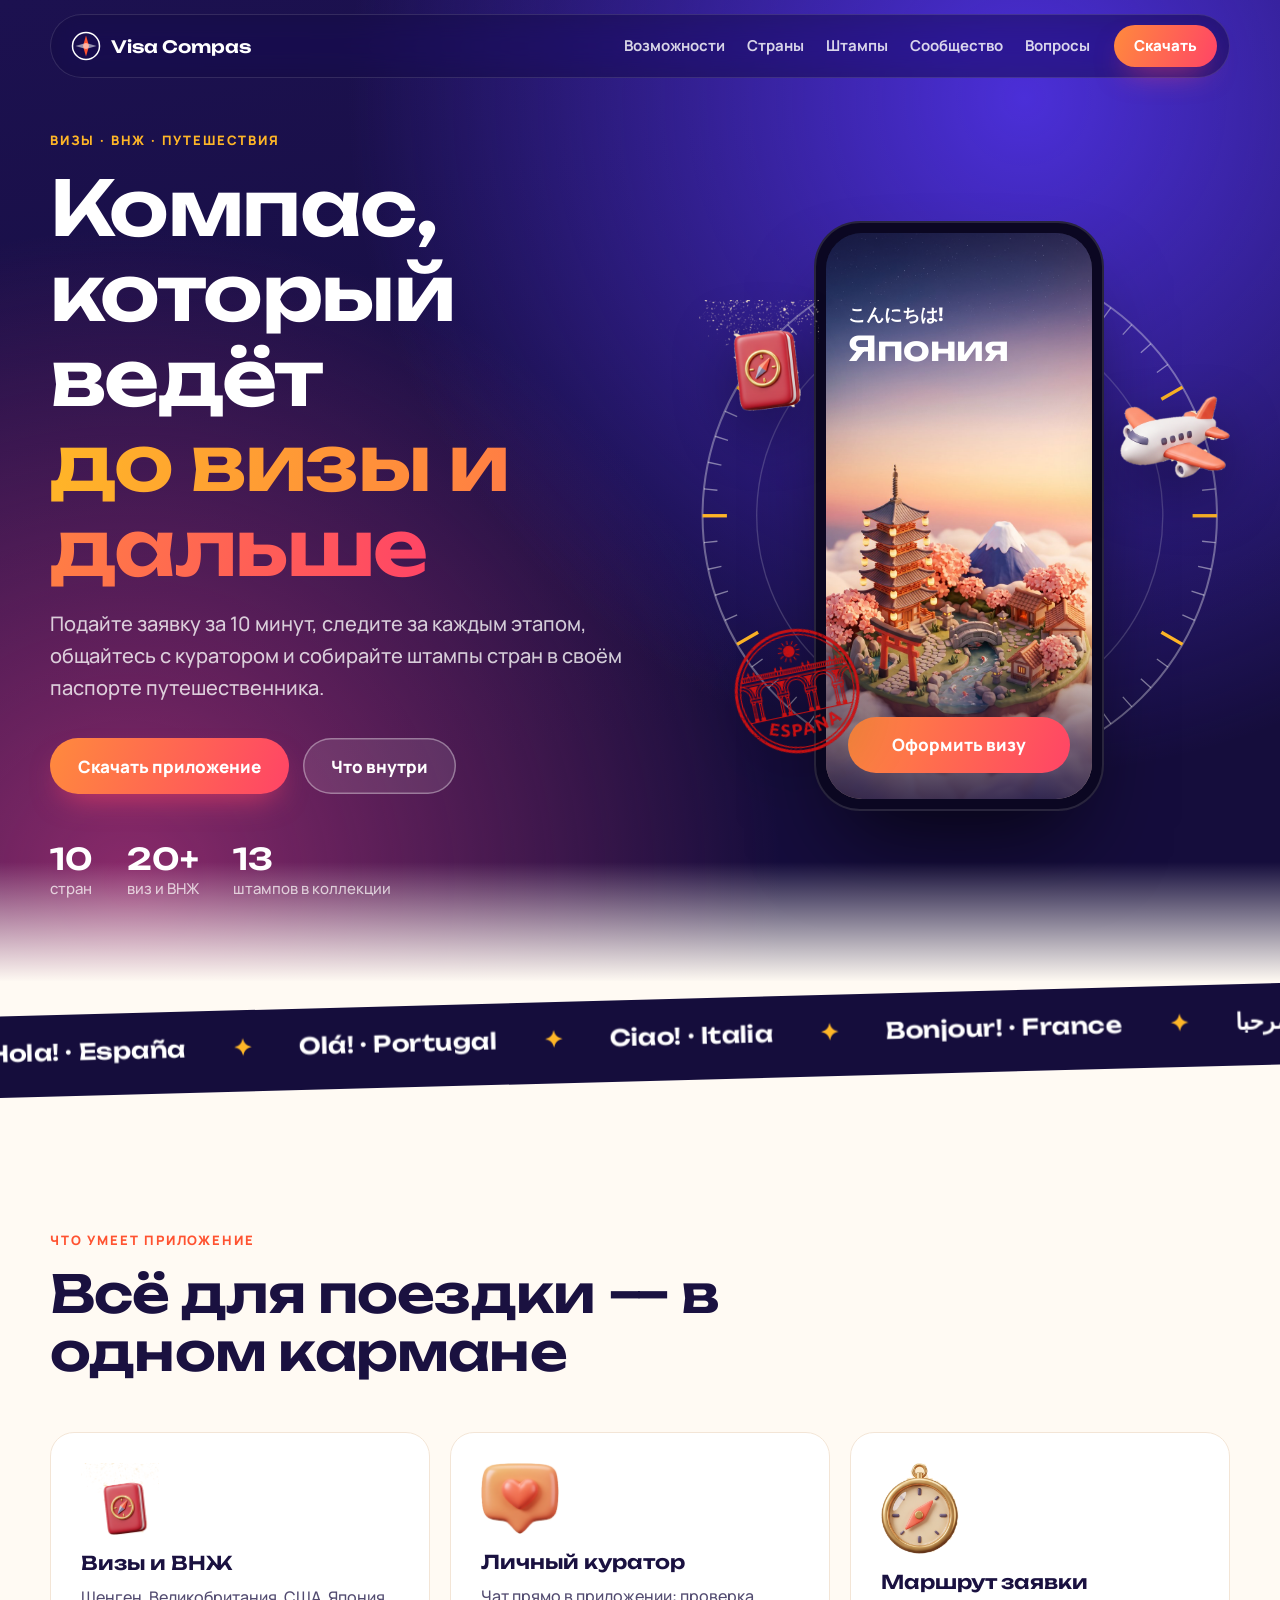
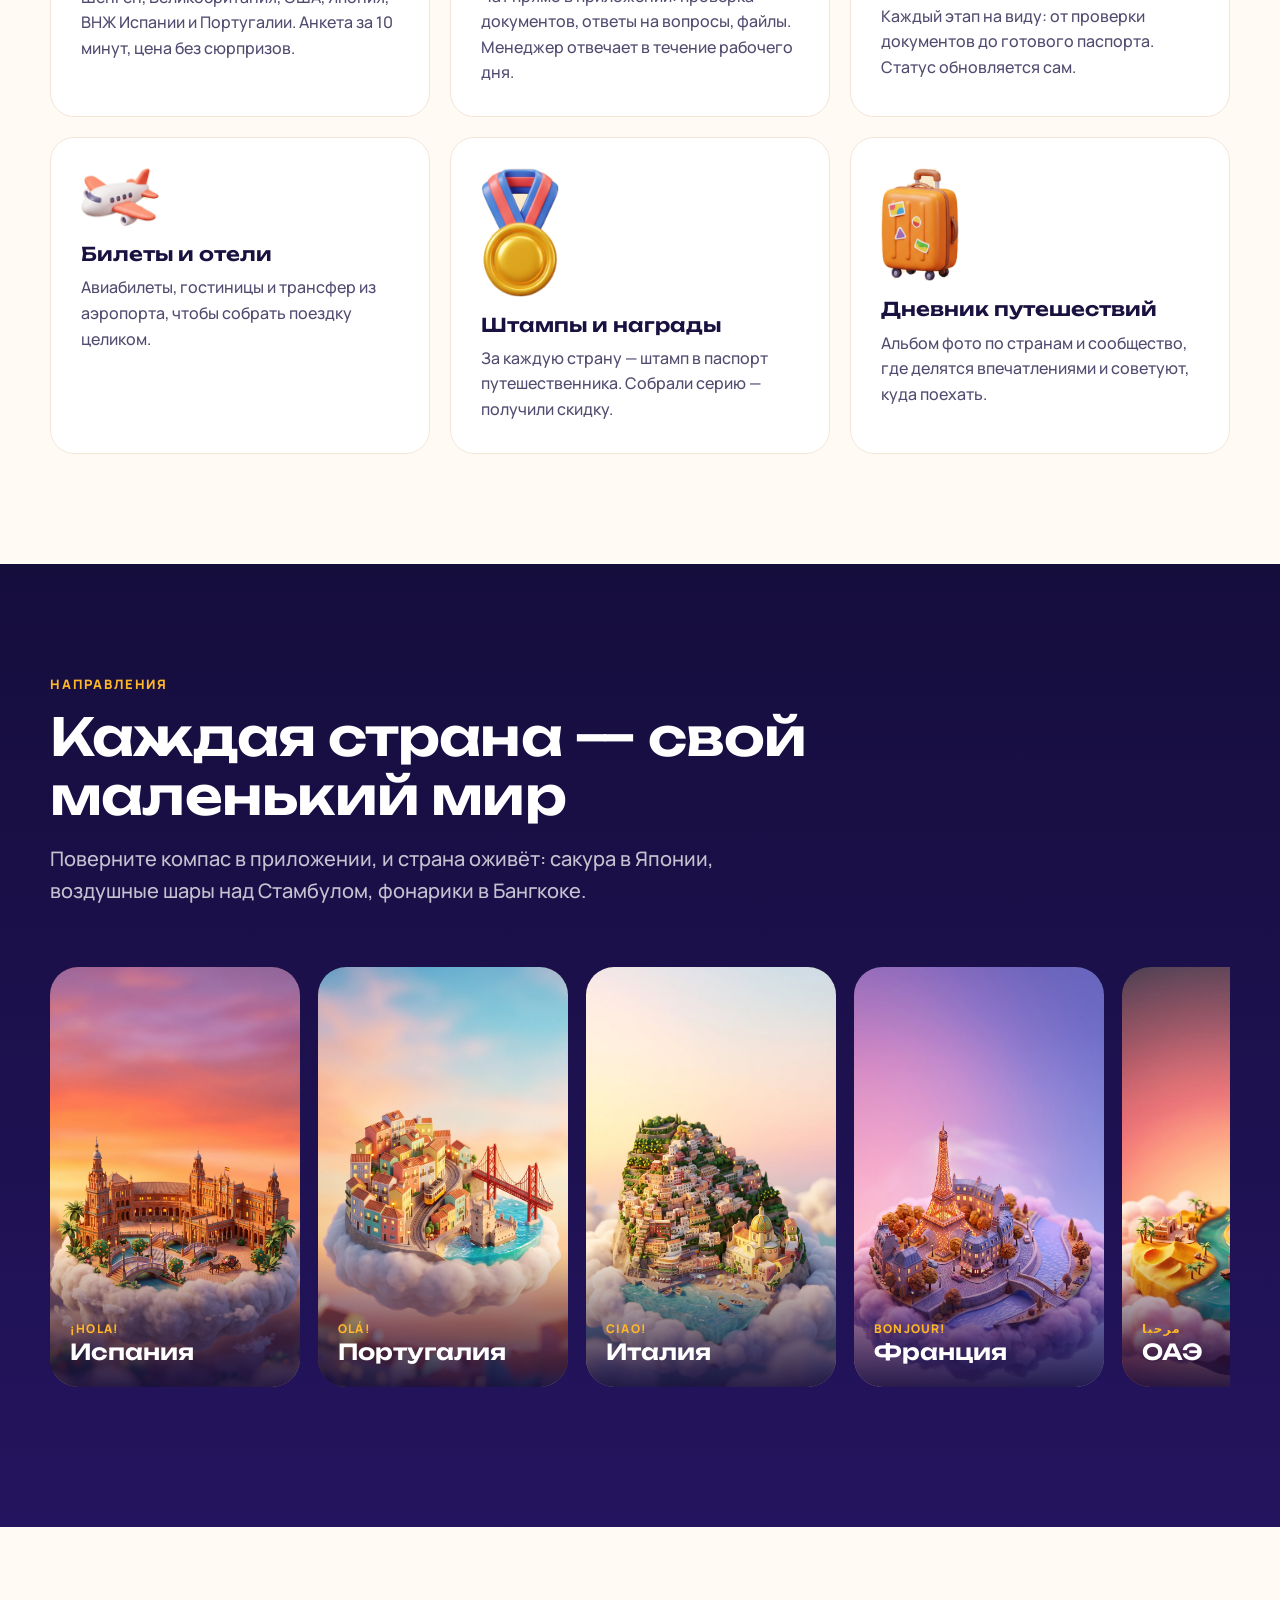
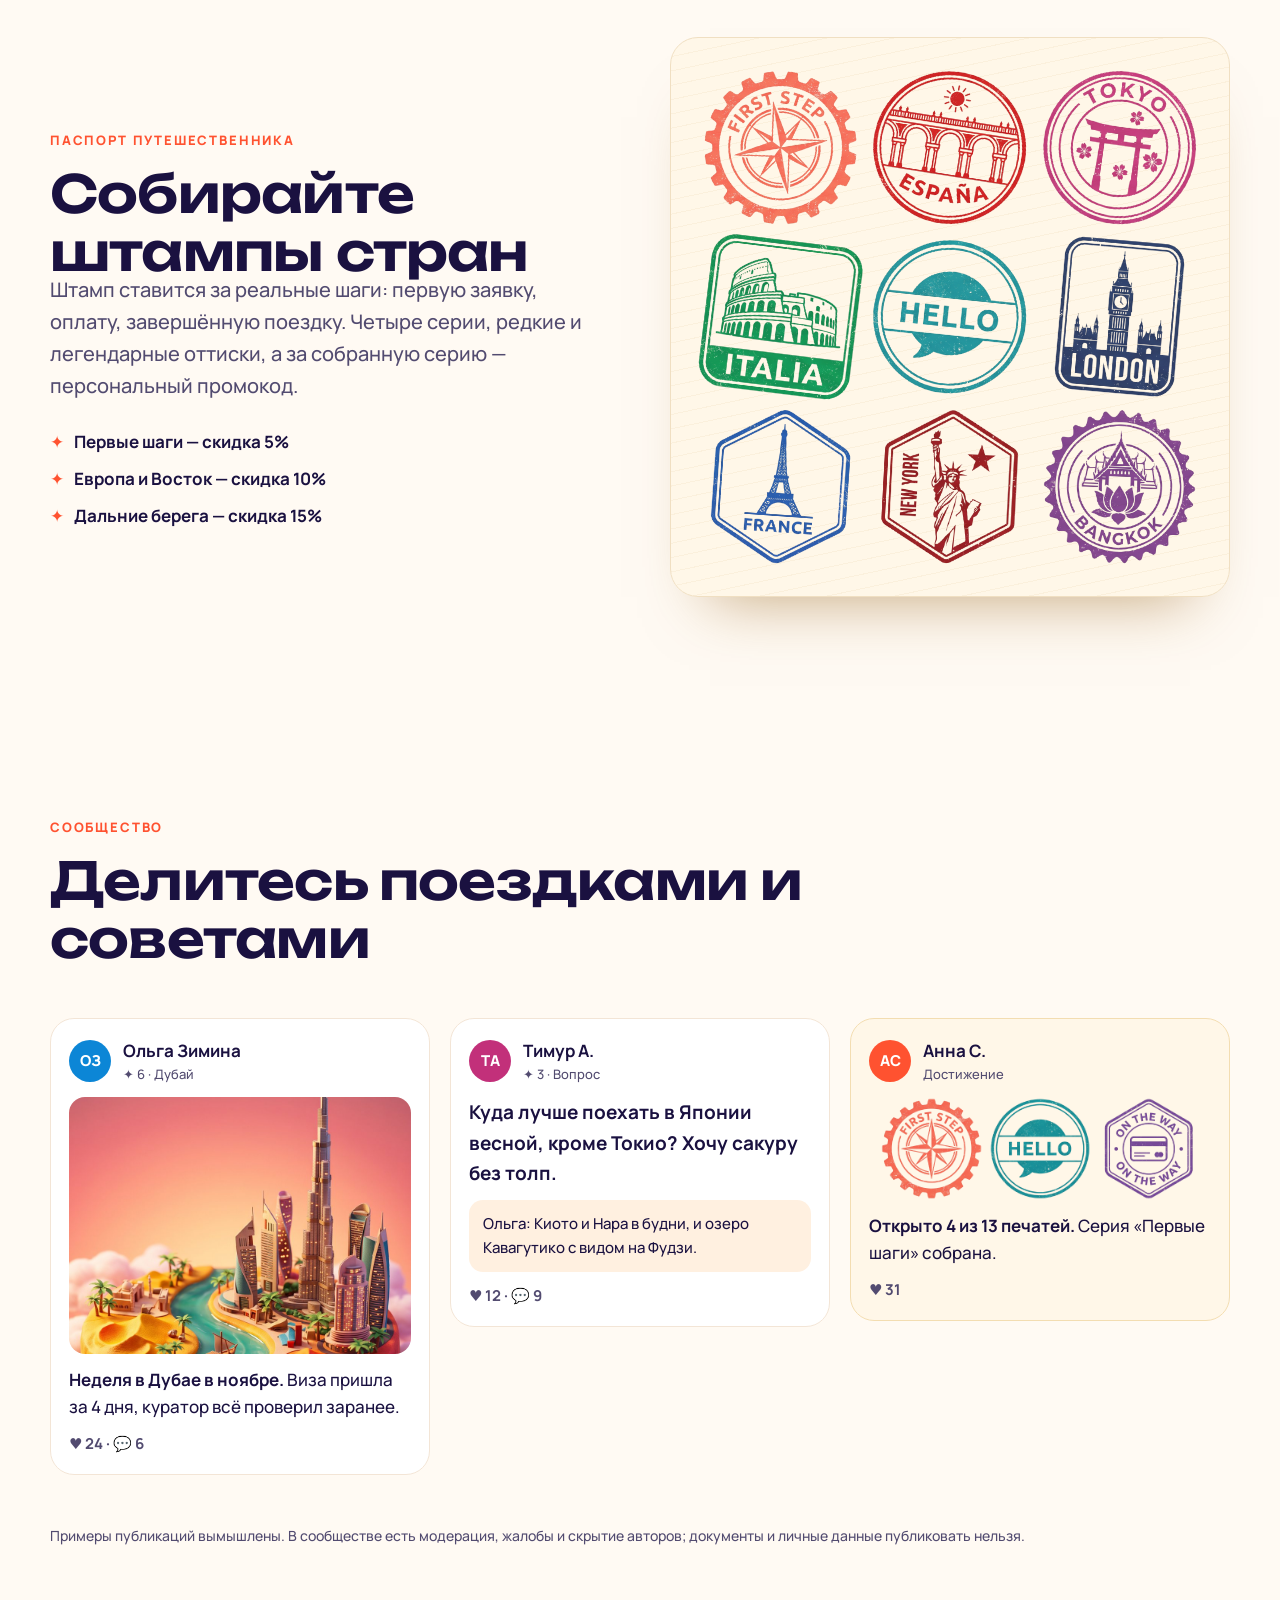
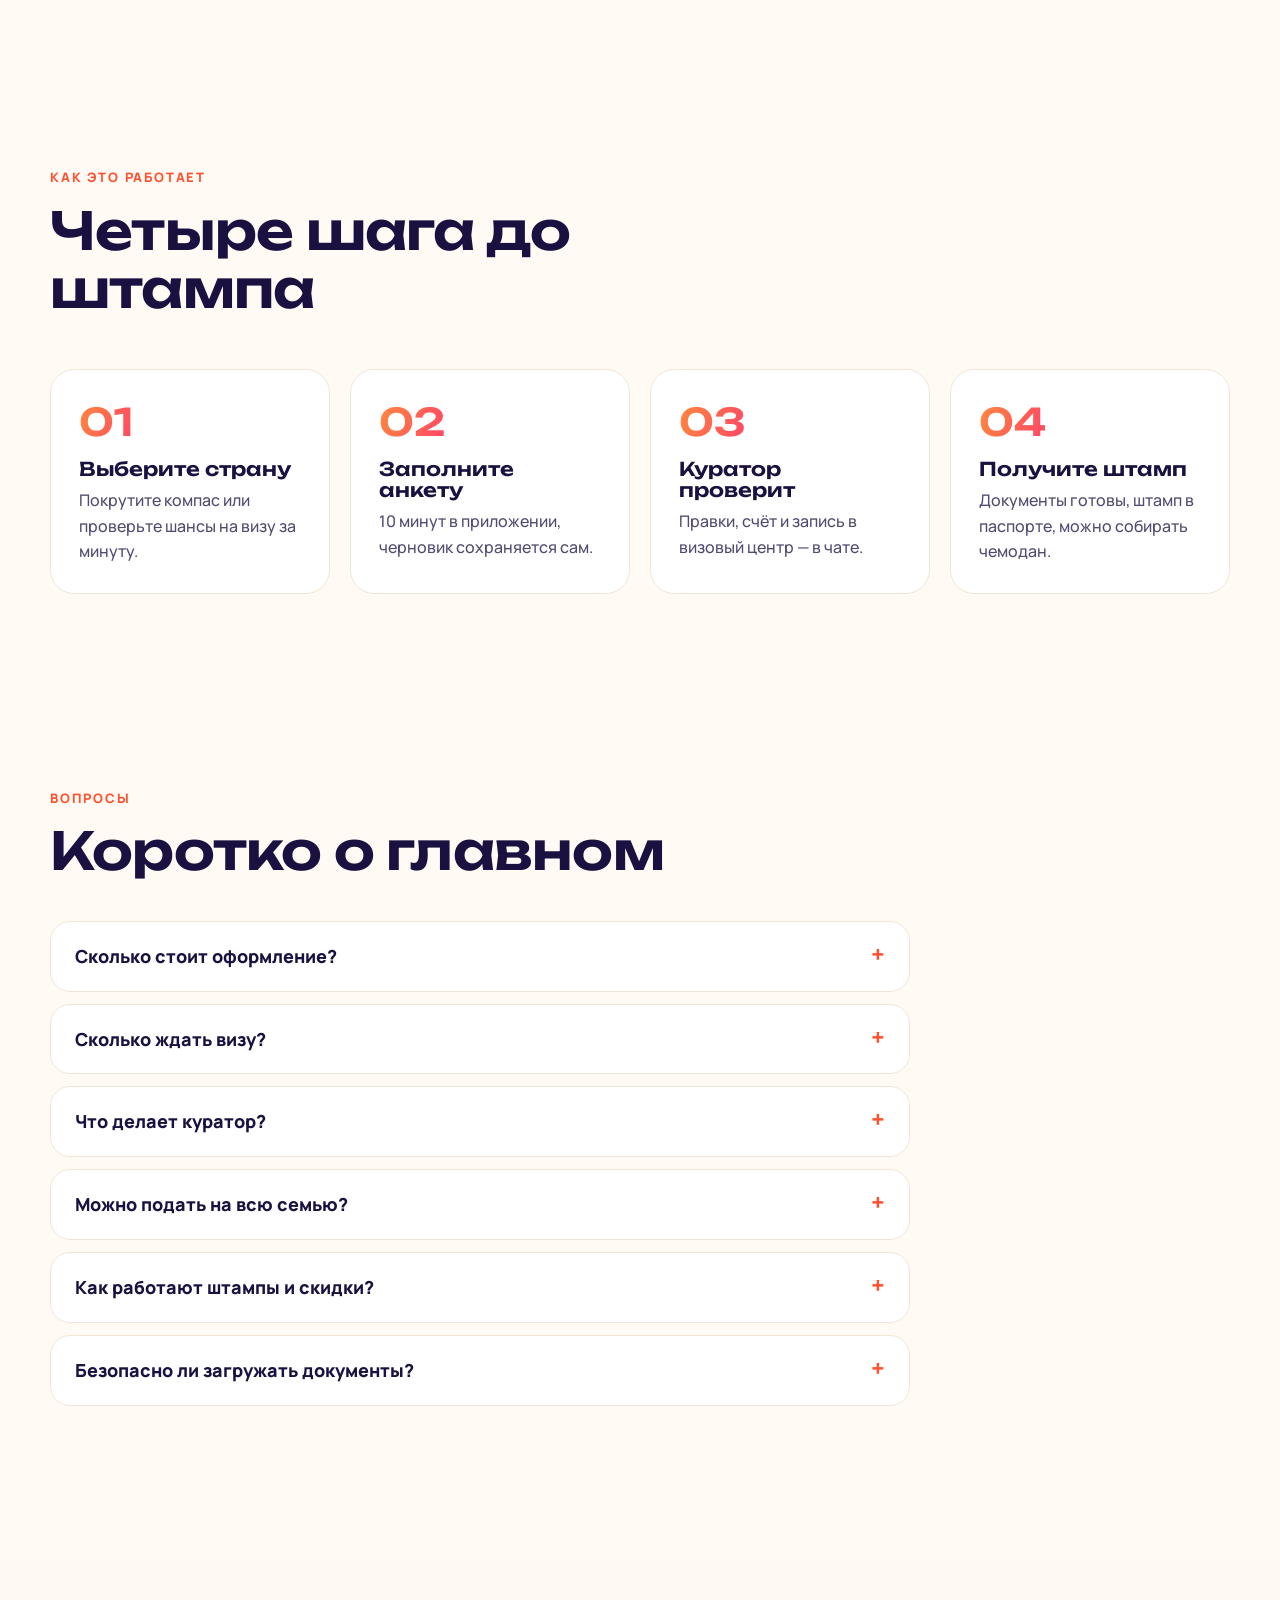
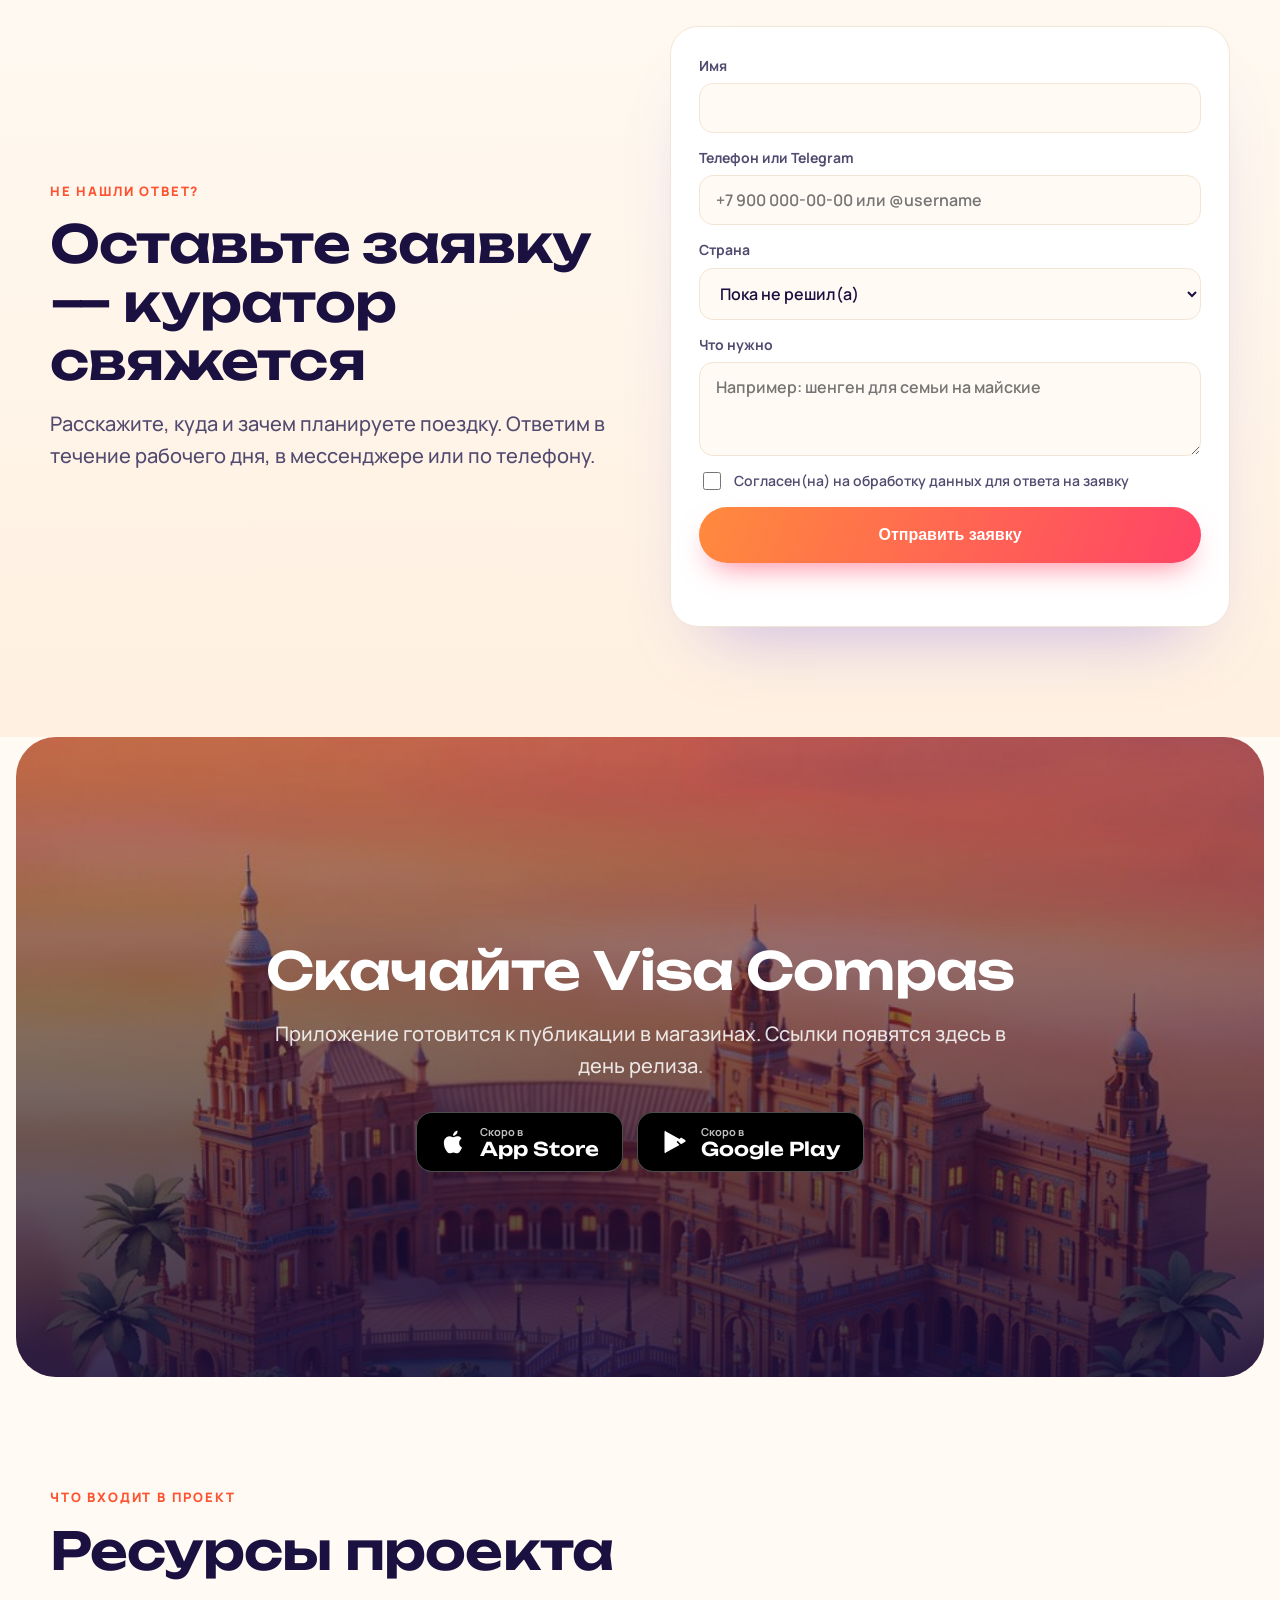
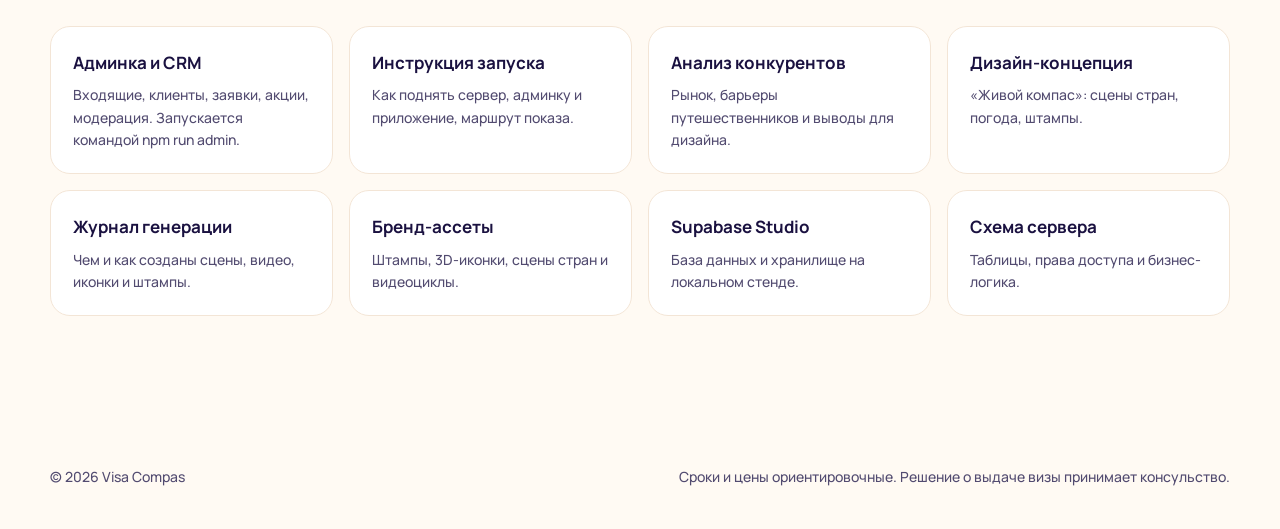
<file: index.html>
<!doctype html>
<html lang="ru">
<head>
  <meta charset="UTF-8" />
  <meta name="viewport" content="width=device-width, initial-scale=1" />
  <title>Visa Compas — визы, ВНЖ и путешествия в одном приложении</title>
  <meta name="description" content="Visa Compas: оформление виз и ВНЖ с личным куратором, авиабилеты, гостиницы и трансферы, коллекция штампов и сообщество путешественников." />
  <meta name="theme-color" content="#150D3C" />
  <link rel="icon" href="data:image/svg+xml,%3Csvg xmlns='http://www.w3.org/2000/svg' viewBox='0 0 40 40'%3E%3Ccircle cx='20' cy='20' r='19' fill='%23150D3C'/%3E%3Ccircle cx='20' cy='20' r='14' fill='none' stroke='%23FFB627' stroke-width='2'/%3E%3Cpath d='M20 7 L24 20 L20 33 L16 20 Z' fill='%23FF5230'/%3E%3C/svg%3E" />
  <meta property="og:type" content="website" />
  <meta property="og:title" content="Visa Compas — визы, ВНЖ и путешествия" />
  <meta property="og:description" content="Заявка на визу за 10 минут, личный куратор, штампы стран и сообщество путешественников." />
  <meta property="og:image" content="https://palm1ro.github.io/visa-compas/media/scenes/japan.jpg" />
  <meta property="og:url" content="https://palm1ro.github.io/visa-compas/" />
  <meta name="twitter:card" content="summary_large_image" />
  <link rel="preconnect" href="https://fonts.googleapis.com" />
  <link rel="stylesheet" href="https://fonts.googleapis.com/css2?family=Manrope:wght@500;600;700;800&family=Unbounded:wght@500;600;700&display=swap" />
  <link rel="stylesheet" href="styles.css" />
</head>
<body>
  <div class="intro" id="intro" aria-hidden="true">
    <div class="intro-stage">
      <svg class="intro-compass" viewBox="0 0 200 200">
        <circle class="intro-ring" cx="100" cy="100" r="92" />
        <circle class="intro-ring thin" cx="100" cy="100" r="74" />
        <g class="intro-ticks"></g>
        <g class="intro-needle">
          <path d="M100 26 L110 100 L100 174 L90 100 Z" fill="#FF5230" />
          <path d="M100 100 L110 100 L100 174 Z" fill="#FFFFFF" opacity=".9" />
          <circle cx="100" cy="100" r="6" fill="#FFB627" />
        </g>
      </svg>
      <img class="intro-stamp" src="media/stamps/approved.png" alt="" />
    </div>
    <p class="intro-word"><span>Visa</span> <span>Compas</span></p>
    <p class="intro-hint">Нажмите, чтобы пропустить</p>
  </div>

  <div class="glow" aria-hidden="true"></div>

  <header class="nav">
    <a class="logo" href="#top" aria-label="Visa Compas, наверх">
      <svg viewBox="0 0 40 40" aria-hidden="true"><circle cx="20" cy="20" r="18" fill="none" stroke="currentColor" stroke-width="2"/><path d="M20 6 L24 20 L20 34 L16 20 Z" fill="#FF5230"/><path d="M6 20 L20 16 L34 20 L20 24 Z" fill="currentColor" opacity=".55"/></svg>
      Visa Compas
    </a>
    <nav aria-label="Разделы">
      <a href="#features">Возможности</a>
      <a href="#countries">Страны</a>
      <a href="#stamps">Штампы</a>
      <a href="#community">Сообщество</a>
      <a href="#faq">Вопросы</a>
    </nav>
    <a class="btn small" href="#download">Скачать</a>
    <button class="burger" type="button" aria-label="Меню" aria-expanded="false" aria-controls="mobile-menu"><span></span><span></span></button>
  </header>
  <nav class="mobile-menu" id="mobile-menu" aria-label="Разделы" hidden>
    <a href="#features">Возможности</a>
    <a href="#countries">Страны</a>
    <a href="#stamps">Штампы</a>
    <a href="#community">Сообщество</a>
    <a href="#how">Как это работает</a>
    <a href="#faq">Вопросы</a>
    <a href="#lead">Оставить заявку</a>
    <a href="#download">Скачать</a>
  </nav>

  <button class="to-top" type="button" aria-label="Наверх">
    <svg viewBox="0 0 24 24" aria-hidden="true"><path d="M12 19V5M5 12l7-7 7 7" fill="none" stroke="currentColor" stroke-width="2.2" stroke-linecap="round" stroke-linejoin="round" /></svg>
  </button>
  <div class="toast" role="status" aria-live="polite" hidden></div>

  <main>
    <section class="hero" id="top">
      <div class="hero-text">
        <p class="kicker reveal">Визы · ВНЖ · Путешествия</p>
        <h1 class="reveal">Компас,<br />который ведёт<br /><span class="grad">до визы и дальше</span></h1>
        <p class="lead reveal">Подайте заявку за 10 минут, следите за каждым этапом, общайтесь с куратором и собирайте штампы стран в своём паспорте путешественника.</p>
        <div class="cta reveal">
          <a class="btn" href="#download">Скачать приложение</a>
          <a class="btn ghost" href="#features">Что внутри</a>
        </div>
        <ul class="facts reveal">
          <li><b>10</b> стран</li>
          <li><b>20+</b> виз и ВНЖ</li>
          <li><b>13</b> штампов в коллекции</li>
        </ul>
      </div>
      <div class="hero-stage" aria-hidden="true">
        <svg class="ring" viewBox="0 0 400 400">
          <circle cx="200" cy="200" r="190" fill="none" stroke="rgba(255,255,255,.35)" stroke-width="1.5"/>
          <circle cx="200" cy="200" r="150" fill="none" stroke="rgba(255,255,255,.18)"/>
          <g class="ticks"></g>
        </svg>
        <div class="phone">
          <video class="phone-video" src="media/loops/japan.mp4" autoplay muted loop playsinline poster="media/scenes/japan.jpg"></video>
          <div class="phone-ui">
            <span class="hello">こんにちは!</span>
            <span class="place">Япония</span>
            <span class="pill">Оформить визу</span>
          </div>
          <div class="sakura"></div>
        </div>
        <img class="float f1" src="media/icons3d/passport.png" alt="" />
        <img class="float f2" src="media/icons3d/plane.png" alt="" />
        <img class="float f3" src="media/stamps/country_spain.png" alt="" />
      </div>
    </section>

    <div class="marquee" aria-hidden="true">
      <div class="track">
        <span>¡Hola! · España</span><span>Olá! · Portugal</span><span>Ciao! · Italia</span><span>Bonjour! · France</span><span>مرحبا · Dubai</span><span>Merhaba! · Türkiye</span><span>こんにちは · 日本</span><span>สวัสดี · Thailand</span><span>Hello! · London</span><span>Hey! · New York</span>
        <span>¡Hola! · España</span><span>Olá! · Portugal</span><span>Ciao! · Italia</span><span>Bonjour! · France</span><span>مرحبا · Dubai</span><span>Merhaba! · Türkiye</span><span>こんにちは · 日本</span><span>สวัสดี · Thailand</span><span>Hello! · London</span><span>Hey! · New York</span>
      </div>
    </div>

    <section class="section" id="features">
      <p class="kicker reveal">Что умеет приложение</p>
      <h2 class="reveal">Всё для поездки — в одном кармане</h2>
      <div class="features">
        <article class="feature reveal"><img src="media/icons3d/passport.png" alt="" /><h3>Визы и ВНЖ</h3><p>Шенген, Великобритания, США, Япония, ВНЖ Испании и Португалии. Анкета за 10 минут, цена без сюрпризов.</p></article>
        <article class="feature reveal"><img src="media/icons3d/chat.png" alt="" /><h3>Личный куратор</h3><p>Чат прямо в приложении: проверка документов, ответы на вопросы, файлы. Менеджер отвечает в течение рабочего дня.</p></article>
        <article class="feature reveal"><img src="media/icons3d/compass.png" alt="" /><h3>Маршрут заявки</h3><p>Каждый этап на виду: от проверки документов до готового паспорта. Статус обновляется сам.</p></article>
        <article class="feature reveal"><img src="media/icons3d/plane.png" alt="" /><h3>Билеты и отели</h3><p>Авиабилеты, гостиницы и трансфер из аэропорта, чтобы собрать поездку целиком.</p></article>
        <article class="feature reveal"><img src="media/icons3d/medal.png" alt="" /><h3>Штампы и награды</h3><p>За каждую страну — штамп в паспорт путешественника. Собрали серию — получили скидку.</p></article>
        <article class="feature reveal"><img src="media/icons3d/suitcase.png" alt="" /><h3>Дневник путешествий</h3><p>Альбом фото по странам и сообщество, где делятся впечатлениями и советуют, куда поехать.</p></article>
      </div>
    </section>

    <section class="section dark" id="countries">
      <p class="kicker reveal">Направления</p>
      <h2 class="reveal">Каждая страна — свой маленький мир</h2>
      <p class="lead reveal">Поверните компас в приложении, и страна оживёт: сакура в Японии, воздушные шары над Стамбулом, фонарики в Бангкоке.</p>
      <div class="islands" role="list"></div>
    </section>

    <section class="section" id="stamps">
      <div class="split">
        <div>
          <p class="kicker reveal">Паспорт путешественника</p>
          <h2 class="reveal">Собирайте штампы стран</h2>
          <p class="lead reveal">Штамп ставится за реальные шаги: первую заявку, оплату, завершённую поездку. Четыре серии, редкие и легендарные оттиски, а за собранную серию — персональный промокод.</p>
          <ul class="ticks-list reveal">
            <li>Первые шаги — скидка 5%</li>
            <li>Европа и Восток — скидка 10%</li>
            <li>Дальние берега — скидка 15%</li>
          </ul>
        </div>
        <div class="paper" aria-label="Пример коллекции штампов">
          <div class="stamp-grid"></div>
        </div>
      </div>
    </section>

    <section class="section community" id="community">
      <p class="kicker reveal">Сообщество</p>
      <h2 class="reveal">Делитесь поездками и советами</h2>
      <div class="cards">
        <article class="post reveal">
          <header><span class="ava" style="background:#0C86D6">ОЗ</span><div><b>Ольга Зимина</b><small>✦ 6 · Дубай</small></div></header>
          <img src="media/scenes/uae.jpg" alt="Сцена Дубая из приложения" loading="lazy" />
          <p><b>Неделя в Дубае в ноябре.</b> Виза пришла за 4 дня, куратор всё проверил заранее.</p>
          <footer>♥ 24 · 💬 6</footer>
        </article>
        <article class="post reveal">
          <header><span class="ava" style="background:#C2307A">ТА</span><div><b>Тимур А.</b><small>✦ 3 · Вопрос</small></div></header>
          <p class="q">Куда лучше поехать в Японии весной, кроме Токио? Хочу сакуру без толп.</p>
          <p class="answer">Ольга: Киото и Нара в будни, и озеро Кавагутико с видом на Фудзи.</p>
          <footer>♥ 12 · 💬 9</footer>
        </article>
        <article class="post achievement reveal">
          <header><span class="ava" style="background:#FF5230">АС</span><div><b>Анна С.</b><small>Достижение</small></div></header>
          <div class="trophy"><img src="media/stamps/first_step.png" alt="" /><img src="media/stamps/first_chat.png" alt="" /><img src="media/stamps/first_pay.png" alt="" /></div>
          <p><b>Открыто 4 из 13 печатей.</b> Серия «Первые шаги» собрана.</p>
          <footer>♥ 31</footer>
        </article>
      </div>
      <p class="note reveal">Примеры публикаций вымышлены. В сообществе есть модерация, жалобы и скрытие авторов; документы и личные данные публиковать нельзя.</p>
    </section>

    <section class="section" id="how">
      <p class="kicker reveal">Как это работает</p>
      <h2 class="reveal">Четыре шага до штампа</h2>
      <ol class="steps">
        <li class="reveal"><b>01</b><h3>Выберите страну</h3><p>Покрутите компас или проверьте шансы на визу за минуту.</p></li>
        <li class="reveal"><b>02</b><h3>Заполните анкету</h3><p>10 минут в приложении, черновик сохраняется сам.</p></li>
        <li class="reveal"><b>03</b><h3>Куратор проверит</h3><p>Правки, счёт и запись в визовый центр — в чате.</p></li>
        <li class="reveal"><b>04</b><h3>Получите штамп</h3><p>Документы готовы, штамп в паспорте, можно собирать чемодан.</p></li>
      </ol>
    </section>

    <section class="section" id="faq">
      <p class="kicker reveal">Вопросы</p>
      <h2 class="reveal">Коротко о главном</h2>
      <div class="faq">
        <details class="reveal"><summary>Сколько стоит оформление?</summary><p>Цена складывается из нашего сопровождения и консульского сбора, вы видите обе суммы до оплаты. Шенгенская виза — от 120 € за сопровождение, ВНЖ — от 650 €.</p></details>
        <details class="reveal"><summary>Сколько ждать визу?</summary><p>Ориентир указан на каждой услуге: туристические визы обычно 5–25 дней, ВНЖ — от 45 дней. Решение о выдаче принимает консульство.</p></details>
        <details class="reveal"><summary>Что делает куратор?</summary><p>Проверяет анкету и каждый документ, говорит, что поправить, бронирует подачу и ведёт заявку до готового паспорта. Общаться можно в чате приложения.</p></details>
        <details class="reveal"><summary>Можно подать на всю семью?</summary><p>Да. В анкете указываются взрослые и дети, куратор подготовит перечень документов для каждого.</p></details>
        <details class="reveal"><summary>Как работают штампы и скидки?</summary><p>За реальные шаги вы получаете штампы стран. Собрали серию — получаете персональный промокод. Пригласили друга — скидка 10% вам обоим.</p></details>
        <details class="reveal"><summary>Безопасно ли загружать документы?</summary><p>Файлы хранятся в закрытом хранилище: их видите только вы и ваш куратор. В сообществе публиковать документы и личные данные нельзя.</p></details>
      </div>
    </section>

    <section class="section lead-section" id="lead">
      <div class="split">
        <div>
          <p class="kicker reveal">Не нашли ответ?</p>
          <h2 class="reveal">Оставьте заявку — куратор свяжется</h2>
          <p class="lead reveal">Расскажите, куда и зачем планируете поездку. Ответим в течение рабочего дня, в мессенджере или по телефону.</p>
        </div>
        <form class="lead-form" id="lead-form" novalidate>
          <label>Имя<input id="lead-name" name="name" autocomplete="given-name" required maxlength="80" /></label>
          <label>Телефон или Telegram<input id="lead-contact" name="contact" autocomplete="tel" required maxlength="80" placeholder="+7 900 000-00-00 или @username" /></label>
          <label>Страна
            <select id="lead-country" name="country">
              <option value="">Пока не решил(а)</option>
              <option>Испания</option><option>Португалия</option><option>Италия</option><option>Франция</option><option>ОАЭ</option><option>Турция</option><option>Япония</option><option>Таиланд</option><option>Великобритания</option><option>США</option>
            </select>
          </label>
          <label>Что нужно<textarea id="lead-message" name="message" rows="3" maxlength="1000" placeholder="Например: шенген для семьи на майские"></textarea></label>
          <input class="hp" id="lead-company" name="company" tabindex="-1" autocomplete="off" aria-hidden="true" />
          <label class="check"><input id="lead-consent" type="checkbox" required /> Согласен(на) на обработку данных для ответа на заявку</label>
          <button class="btn" type="submit">Отправить заявку</button>
          <p class="form-note" id="lead-note" role="status" aria-live="polite"></p>
        </form>
      </div>
    </section>

    <section class="download" id="download">
      <video src="media/loops/spain.mp4" autoplay muted loop playsinline poster="media/scenes/spain.jpg" aria-hidden="true"></video>
      <div class="download-inner">
        <h2 class="reveal">Скачайте Visa Compas</h2>
        <p class="lead reveal">Приложение готовится к публикации в магазинах. Ссылки появятся здесь в день релиза.</p>
        <div class="stores reveal">
          <a class="store" href="#download" aria-disabled="true"><svg viewBox="0 0 24 24" aria-hidden="true"><path fill="currentColor" d="M16.4 12.6c0-2.4 2-3.6 2.1-3.7-1.1-1.7-2.9-1.9-3.5-1.9-1.5-.2-2.9.9-3.7.9s-1.9-.9-3.2-.8c-1.6 0-3.1 1-4 2.4-1.7 3-.4 7.4 1.2 9.8.8 1.2 1.8 2.5 3 2.4 1.2 0 1.7-.8 3.2-.8s1.9.8 3.2.8c1.3 0 2.1-1.2 2.9-2.4.9-1.3 1.3-2.6 1.3-2.7-.1 0-2.5-1-2.5-4M14 5.4c.7-.8 1.1-1.9 1-3-.9 0-2.1.6-2.8 1.4-.6.7-1.2 1.8-1 2.9 1.1.1 2.1-.5 2.8-1.3"/></svg><span><small>Скоро в</small>App Store</span></a>
          <a class="store" href="#download" aria-disabled="true"><svg viewBox="0 0 24 24" aria-hidden="true"><path fill="currentColor" d="M3.6 2.3 13.4 12l-9.8 9.7c-.4-.2-.6-.6-.6-1.1V3.4c0-.5.2-.9.6-1.1m11 8.5 2.6-2.6 3.2 1.8c.9.5.9 1.6 0 2.1l-3.2 1.8-2.6-2.6zm-1.2 1.2 2.5 2.5-11.7 6.6 9.2-9.1zm0 0L4.2 2.9 15.9 9.5z"/></svg><span><small>Скоро в</small>Google Play</span></a>
        </div>
      </div>
    </section>

    <section class="section" id="resources">
      <p class="kicker reveal">Для команды и заказчика</p>
      <h2 class="reveal">Ресурсы проекта</h2>
      <div class="resources">
        <a class="res reveal" href="http://localhost:5180"><b>Админка и CRM</b><span>Входящие, клиенты, заявки, акции, модерация. Запускается командой npm run admin.</span></a>
        <a class="res reveal" href="../README.md"><b>Инструкция запуска</b><span>Как поднять сервер, админку и приложение, маршрут показа.</span></a>
        <a class="res reveal" href="../docs/competitive-analysis.md"><b>Анализ конкурентов</b><span>Рынок, барьеры путешественников и выводы для дизайна.</span></a>
        <a class="res reveal" href="../docs/redesign-plan.md"><b>Дизайн-концепция</b><span>«Живой компас»: сцены стран, погода, штампы.</span></a>
        <a class="res reveal" href="../docs/generation-log.md"><b>Журнал генерации</b><span>Чем и как созданы сцены, видео, иконки и штампы.</span></a>
        <a class="res reveal" href="media/stamps/"><b>Бренд-ассеты</b><span>Штампы, 3D-иконки, сцены стран и видеоциклы.</span></a>
        <a class="res reveal" href="http://localhost:54323"><b>Supabase Studio</b><span>База данных и хранилище на локальном стенде.</span></a>
        <a class="res reveal" href="../supabase/migrations/"><b>Схема сервера</b><span>Таблицы, права доступа и бизнес-логика.</span></a>
      </div>
    </section>
  </main>

  <footer class="foot">
    <span>© 2026 Visa Compas</span>
    <span>Сроки и цены ориентировочные. Решение о выдаче визы принимает консульство.</span>
  </footer>

  <script src="config.js"></script>
  <script src="app.js"></script>
</body>
</html>
</file>
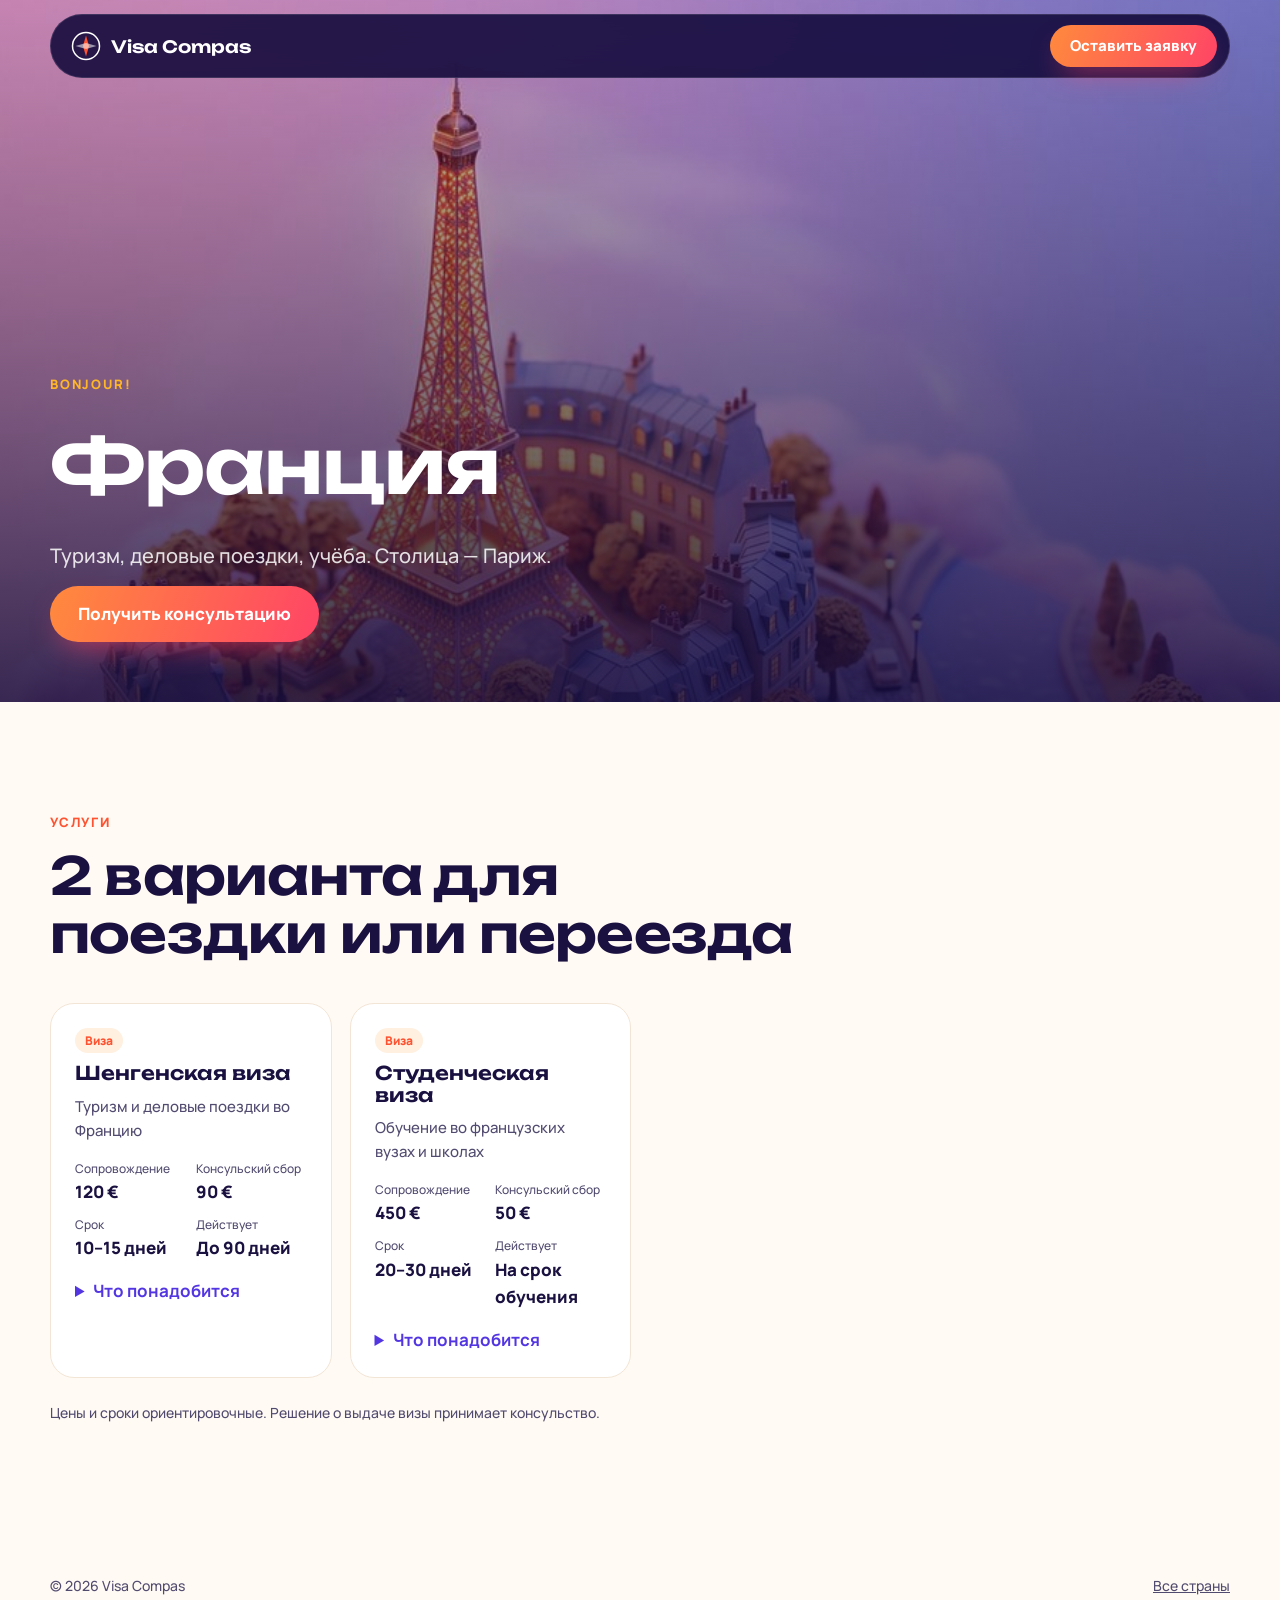
<file: countries/france.html>
<!doctype html>
<html lang="ru">
<head>
  <meta charset="UTF-8" />
  <meta name="viewport" content="width=device-width, initial-scale=1" />
  <title>Виза и ВНЖ: Франция — оформление с куратором | Visa Compas</title>
  <meta name="description" content="Туризм, деловые поездки, учёба. 2 услуг, от 120 € за сопровождение. Анкета за 10 минут, проверка документов и статус в приложении." />
  <link rel="canonical" href="https://palm1ro.github.io/visa-compas/countries/france.html" />
  <meta property="og:title" content="Франция: визы и ВНЖ с Visa Compas" />
  <meta property="og:description" content="Туризм, деловые поездки, учёба. 2 услуг, от 120 € за сопровождение. Анкета за 10 минут, проверка документов и статус в приложении." />
  <meta property="og:image" content="https://palm1ro.github.io/visa-compas/media/scenes/france.jpg" />
  <meta name="theme-color" content="#150D3C" />
  <link rel="stylesheet" href="https://fonts.googleapis.com/css2?family=Manrope:wght@500;600;700;800&family=Unbounded:wght@600&display=swap" />
  <link rel="stylesheet" href="../styles.css" />
  <script type="application/ld+json">{"@context":"https://schema.org","@type":"Service","name":"Оформление визы: Франция","areaServed":"Франция","provider":{"@type":"Organization","name":"Visa Compas"},"offers":[{"@type":"Offer","name":"Шенгенская виза","price":120,"priceCurrency":"EUR"},{"@type":"Offer","name":"Студенческая виза","price":450,"priceCurrency":"EUR"}]}</script>
</head>
<body class="country-page">
  <header class="nav solid">
    <a class="logo" href="../index.html" aria-label="Visa Compas, на главную">
      <svg viewBox="0 0 40 40" aria-hidden="true"><circle cx="20" cy="20" r="18" fill="none" stroke="currentColor" stroke-width="2"/><path d="M20 6 L24 20 L20 34 L16 20 Z" fill="#FF5230"/><path d="M6 20 L20 16 L34 20 L20 24 Z" fill="currentColor" opacity=".55"/></svg>
      Visa Compas
    </a>
    <a class="btn small" href="../index.html#lead">Оставить заявку</a>
  </header>
  <main>
    <section class="country-hero">
      <video src="../media/loops/france.mp4" autoplay muted loop playsinline poster="../media/scenes/france.jpg" aria-hidden="true"></video>
      <div class="country-hero-text">
        <p class="kicker">Bonjour!</p>
        <h1>Франция</h1>
        <p class="lead">Туризм, деловые поездки, учёба. Столица — Париж.</p>
        <a class="btn" href="../index.html#lead">Получить консультацию</a>
      </div>
    </section>
    <section class="section">
      <p class="kicker">Услуги</p>
      <h2>2 варианта для поездки или переезда</h2>
      <div class="svc-grid">
      <article class="svc">
        <span class="tag">Виза</span>
        <h3>Шенгенская виза</h3>
        <p>Туризм и деловые поездки во Францию</p>
        <dl>
          <div><dt>Сопровождение</dt><dd>120 €</dd></div>
          <div><dt>Консульский сбор</dt><dd>90 €</dd></div>
          <div><dt>Срок</dt><dd>10–15 дней</dd></div>
          <div><dt>Действует</dt><dd>До 90 дней</dd></div>
        </dl>
        <details><summary>Что понадобится</summary><ul><li>Загранпаспорт, срок действия 3+ месяца после поездки</li><li>Цветная фотография 35×45 мм</li><li>Медицинская страховка от 30 000 €</li><li>Подтверждение проживания и маршрута</li><li>Справка с работы и выписка со счёта</li></ul></details>
      </article>
      <article class="svc">
        <span class="tag">Виза</span>
        <h3>Студенческая виза</h3>
        <p>Обучение во французских вузах и школах</p>
        <dl>
          <div><dt>Сопровождение</dt><dd>450 €</dd></div>
          <div><dt>Консульский сбор</dt><dd>50 €</dd></div>
          <div><dt>Срок</dt><dd>20–30 дней</dd></div>
          <div><dt>Действует</dt><dd>На срок обучения</dd></div>
        </dl>
        <details><summary>Что понадобится</summary><ul><li>Загранпаспорт, срок действия 3+ месяца после поездки</li><li>Цветная фотография 35×45 мм</li><li>Медицинская страховка от 30 000 €</li><li>Подтверждение проживания и маршрута</li><li>Справка с работы и выписка со счёта</li></ul></details>
      </article></div>
      <p class="note">Цены и сроки ориентировочные. Решение о выдаче визы принимает консульство.</p>
    </section>
  </main>
  <footer class="foot"><span>© 2026 Visa Compas</span><a href="../index.html">Все страны</a></footer>
</body>
</html>
</file>
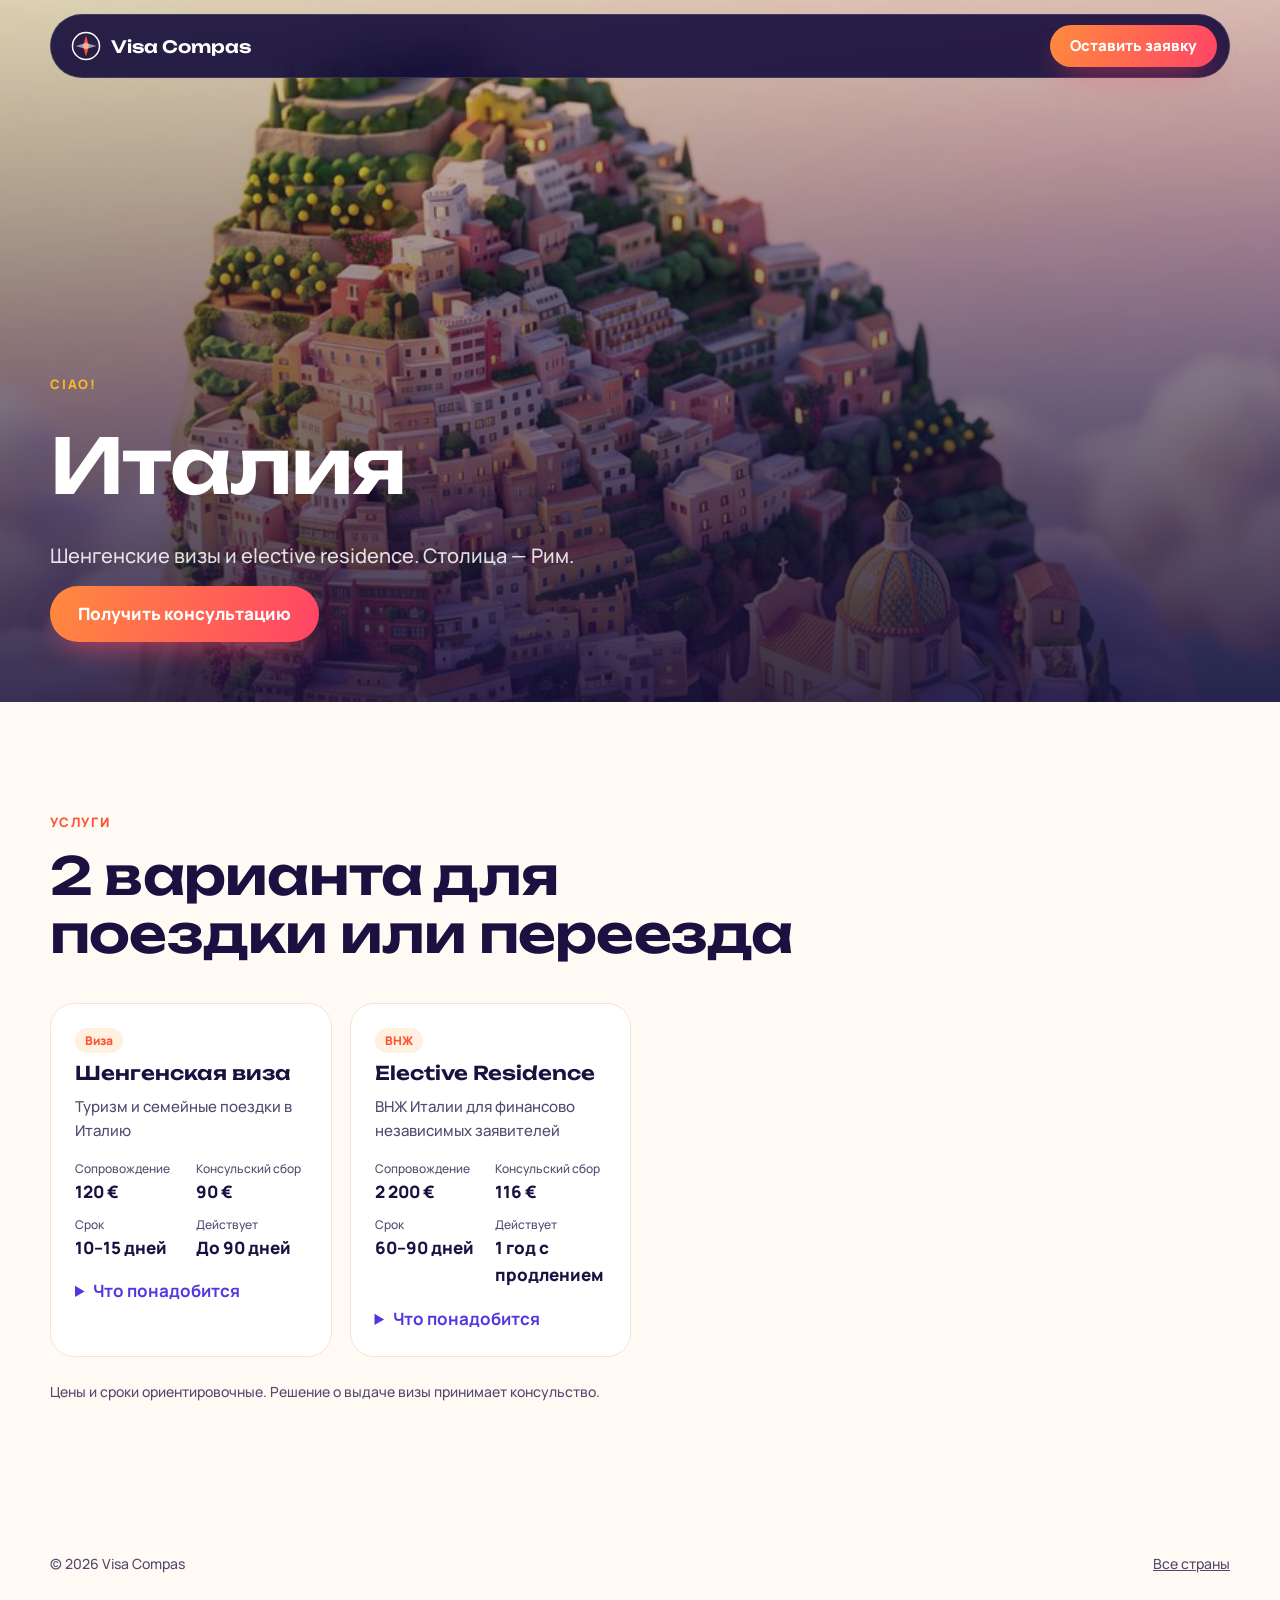
<file: countries/italy.html>
<!doctype html>
<html lang="ru">
<head>
  <meta charset="UTF-8" />
  <meta name="viewport" content="width=device-width, initial-scale=1" />
  <title>Виза и ВНЖ: Италия — оформление с куратором | Visa Compas</title>
  <meta name="description" content="Шенгенские визы и elective residence. 2 услуг, от 120 € за сопровождение. Анкета за 10 минут, проверка документов и статус в приложении." />
  <link rel="canonical" href="https://palm1ro.github.io/visa-compas/countries/italy.html" />
  <meta property="og:title" content="Италия: визы и ВНЖ с Visa Compas" />
  <meta property="og:description" content="Шенгенские визы и elective residence. 2 услуг, от 120 € за сопровождение. Анкета за 10 минут, проверка документов и статус в приложении." />
  <meta property="og:image" content="https://palm1ro.github.io/visa-compas/media/scenes/italy.jpg" />
  <meta name="theme-color" content="#150D3C" />
  <link rel="stylesheet" href="https://fonts.googleapis.com/css2?family=Manrope:wght@500;600;700;800&family=Unbounded:wght@600&display=swap" />
  <link rel="stylesheet" href="../styles.css" />
  <script type="application/ld+json">{"@context":"https://schema.org","@type":"Service","name":"Оформление визы: Италия","areaServed":"Италия","provider":{"@type":"Organization","name":"Visa Compas"},"offers":[{"@type":"Offer","name":"Шенгенская виза","price":120,"priceCurrency":"EUR"},{"@type":"Offer","name":"Elective Residence","price":2200,"priceCurrency":"EUR"}]}</script>
</head>
<body class="country-page">
  <header class="nav solid">
    <a class="logo" href="../index.html" aria-label="Visa Compas, на главную">
      <svg viewBox="0 0 40 40" aria-hidden="true"><circle cx="20" cy="20" r="18" fill="none" stroke="currentColor" stroke-width="2"/><path d="M20 6 L24 20 L20 34 L16 20 Z" fill="#FF5230"/><path d="M6 20 L20 16 L34 20 L20 24 Z" fill="currentColor" opacity=".55"/></svg>
      Visa Compas
    </a>
    <a class="btn small" href="../index.html#lead">Оставить заявку</a>
  </header>
  <main>
    <section class="country-hero">
      <video src="../media/loops/italy.mp4" autoplay muted loop playsinline poster="../media/scenes/italy.jpg" aria-hidden="true"></video>
      <div class="country-hero-text">
        <p class="kicker">Ciao!</p>
        <h1>Италия</h1>
        <p class="lead">Шенгенские визы и elective residence. Столица — Рим.</p>
        <a class="btn" href="../index.html#lead">Получить консультацию</a>
      </div>
    </section>
    <section class="section">
      <p class="kicker">Услуги</p>
      <h2>2 варианта для поездки или переезда</h2>
      <div class="svc-grid">
      <article class="svc">
        <span class="tag">Виза</span>
        <h3>Шенгенская виза</h3>
        <p>Туризм и семейные поездки в Италию</p>
        <dl>
          <div><dt>Сопровождение</dt><dd>120 €</dd></div>
          <div><dt>Консульский сбор</dt><dd>90 €</dd></div>
          <div><dt>Срок</dt><dd>10–15 дней</dd></div>
          <div><dt>Действует</dt><dd>До 90 дней</dd></div>
        </dl>
        <details><summary>Что понадобится</summary><ul><li>Загранпаспорт, срок действия 3+ месяца после поездки</li><li>Цветная фотография 35×45 мм</li><li>Медицинская страховка от 30 000 €</li><li>Подтверждение проживания и маршрута</li><li>Справка с работы и выписка со счёта</li></ul></details>
      </article>
      <article class="svc">
        <span class="tag">ВНЖ</span>
        <h3>Elective Residence</h3>
        <p>ВНЖ Италии для финансово независимых заявителей</p>
        <dl>
          <div><dt>Сопровождение</dt><dd>2 200 €</dd></div>
          <div><dt>Консульский сбор</dt><dd>116 €</dd></div>
          <div><dt>Срок</dt><dd>60–90 дней</dd></div>
          <div><dt>Действует</dt><dd>1 год с продлением</dd></div>
        </dl>
        <details><summary>Что понадобится</summary><ul><li>Загранпаспорт, срок действия 3+ месяца после поездки</li><li>Цветная фотография 35×45 мм</li><li>Медицинская страховка от 30 000 €</li><li>Подтверждение проживания и маршрута</li><li>Справка с работы и выписка со счёта</li></ul></details>
      </article></div>
      <p class="note">Цены и сроки ориентировочные. Решение о выдаче визы принимает консульство.</p>
    </section>
  </main>
  <footer class="foot"><span>© 2026 Visa Compas</span><a href="../index.html">Все страны</a></footer>
</body>
</html>
</file>
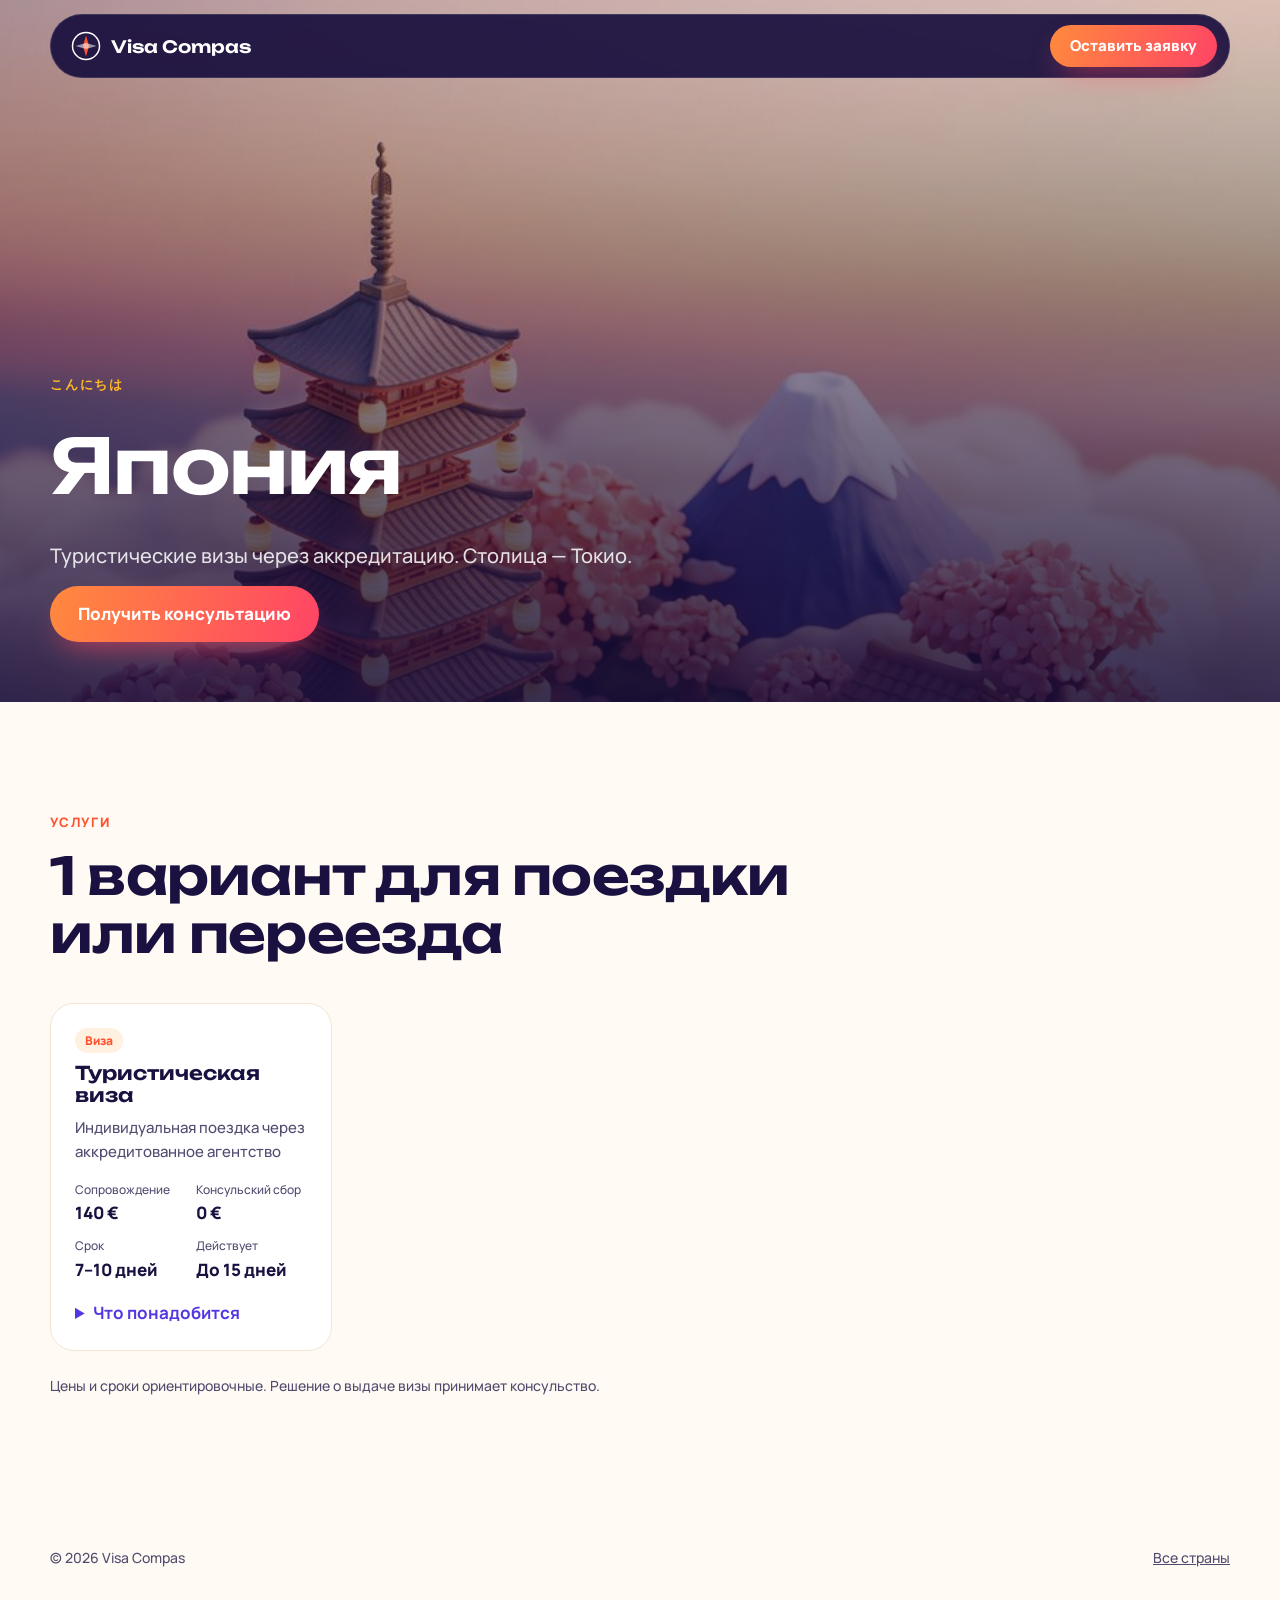
<file: countries/japan.html>
<!doctype html>
<html lang="ru">
<head>
  <meta charset="UTF-8" />
  <meta name="viewport" content="width=device-width, initial-scale=1" />
  <title>Виза и ВНЖ: Япония — оформление с куратором | Visa Compas</title>
  <meta name="description" content="Туристические визы через аккредитацию. 1 услуг, от 140 € за сопровождение. Анкета за 10 минут, проверка документов и статус в приложении." />
  <link rel="canonical" href="https://palm1ro.github.io/visa-compas/countries/japan.html" />
  <meta property="og:title" content="Япония: визы и ВНЖ с Visa Compas" />
  <meta property="og:description" content="Туристические визы через аккредитацию. 1 услуг, от 140 € за сопровождение. Анкета за 10 минут, проверка документов и статус в приложении." />
  <meta property="og:image" content="https://palm1ro.github.io/visa-compas/media/scenes/japan.jpg" />
  <meta name="theme-color" content="#150D3C" />
  <link rel="stylesheet" href="https://fonts.googleapis.com/css2?family=Manrope:wght@500;600;700;800&family=Unbounded:wght@600&display=swap" />
  <link rel="stylesheet" href="../styles.css" />
  <script type="application/ld+json">{"@context":"https://schema.org","@type":"Service","name":"Оформление визы: Япония","areaServed":"Япония","provider":{"@type":"Organization","name":"Visa Compas"},"offers":[{"@type":"Offer","name":"Туристическая виза","price":140,"priceCurrency":"EUR"}]}</script>
</head>
<body class="country-page">
  <header class="nav solid">
    <a class="logo" href="../index.html" aria-label="Visa Compas, на главную">
      <svg viewBox="0 0 40 40" aria-hidden="true"><circle cx="20" cy="20" r="18" fill="none" stroke="currentColor" stroke-width="2"/><path d="M20 6 L24 20 L20 34 L16 20 Z" fill="#FF5230"/><path d="M6 20 L20 16 L34 20 L20 24 Z" fill="currentColor" opacity=".55"/></svg>
      Visa Compas
    </a>
    <a class="btn small" href="../index.html#lead">Оставить заявку</a>
  </header>
  <main>
    <section class="country-hero">
      <video src="../media/loops/japan.mp4" autoplay muted loop playsinline poster="../media/scenes/japan.jpg" aria-hidden="true"></video>
      <div class="country-hero-text">
        <p class="kicker">こんにちは</p>
        <h1>Япония</h1>
        <p class="lead">Туристические визы через аккредитацию. Столица — Токио.</p>
        <a class="btn" href="../index.html#lead">Получить консультацию</a>
      </div>
    </section>
    <section class="section">
      <p class="kicker">Услуги</p>
      <h2>1 вариант для поездки или переезда</h2>
      <div class="svc-grid">
      <article class="svc">
        <span class="tag">Виза</span>
        <h3>Туристическая виза</h3>
        <p>Индивидуальная поездка через аккредитованное агентство</p>
        <dl>
          <div><dt>Сопровождение</dt><dd>140 €</dd></div>
          <div><dt>Консульский сбор</dt><dd>0 €</dd></div>
          <div><dt>Срок</dt><dd>7–10 дней</dd></div>
          <div><dt>Действует</dt><dd>До 15 дней</dd></div>
        </dl>
        <details><summary>Что понадобится</summary><ul><li>Загранпаспорт</li><li>Фото 45×45 мм</li><li>Подробный маршрут</li><li>Бронь отеля и билетов</li><li>Выписка со счёта</li></ul></details>
      </article></div>
      <p class="note">Цены и сроки ориентировочные. Решение о выдаче визы принимает консульство.</p>
    </section>
  </main>
  <footer class="foot"><span>© 2026 Visa Compas</span><a href="../index.html">Все страны</a></footer>
</body>
</html>
</file>
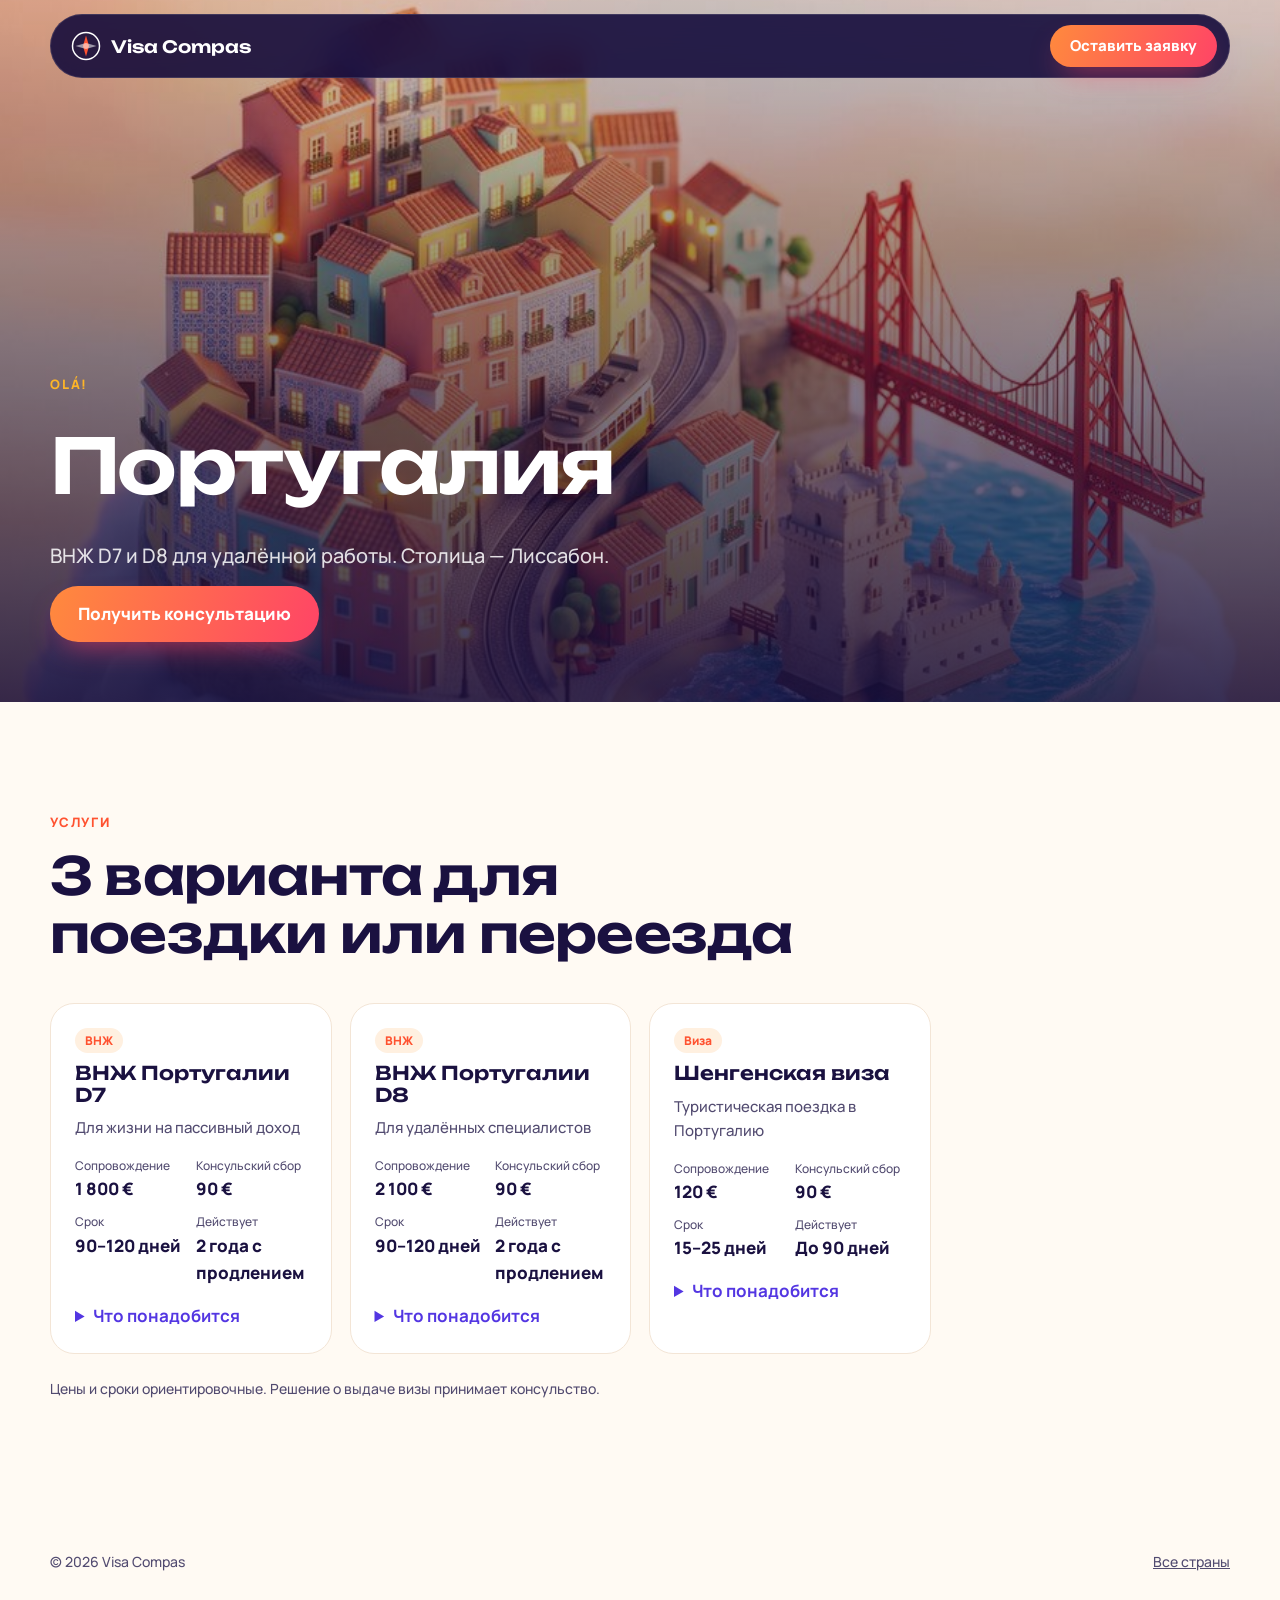
<file: countries/portugal.html>
<!doctype html>
<html lang="ru">
<head>
  <meta charset="UTF-8" />
  <meta name="viewport" content="width=device-width, initial-scale=1" />
  <title>Виза и ВНЖ: Португалия — оформление с куратором | Visa Compas</title>
  <meta name="description" content="ВНЖ D7 и D8 для удалённой работы. 3 услуг, от 120 € за сопровождение. Анкета за 10 минут, проверка документов и статус в приложении." />
  <link rel="canonical" href="https://palm1ro.github.io/visa-compas/countries/portugal.html" />
  <meta property="og:title" content="Португалия: визы и ВНЖ с Visa Compas" />
  <meta property="og:description" content="ВНЖ D7 и D8 для удалённой работы. 3 услуг, от 120 € за сопровождение. Анкета за 10 минут, проверка документов и статус в приложении." />
  <meta property="og:image" content="https://palm1ro.github.io/visa-compas/media/scenes/portugal.jpg" />
  <meta name="theme-color" content="#150D3C" />
  <link rel="stylesheet" href="https://fonts.googleapis.com/css2?family=Manrope:wght@500;600;700;800&family=Unbounded:wght@600&display=swap" />
  <link rel="stylesheet" href="../styles.css" />
  <script type="application/ld+json">{"@context":"https://schema.org","@type":"Service","name":"Оформление визы: Португалия","areaServed":"Португалия","provider":{"@type":"Organization","name":"Visa Compas"},"offers":[{"@type":"Offer","name":"ВНЖ Португалии D7","price":1800,"priceCurrency":"EUR"},{"@type":"Offer","name":"ВНЖ Португалии D8","price":2100,"priceCurrency":"EUR"},{"@type":"Offer","name":"Шенгенская виза","price":120,"priceCurrency":"EUR"}]}</script>
</head>
<body class="country-page">
  <header class="nav solid">
    <a class="logo" href="../index.html" aria-label="Visa Compas, на главную">
      <svg viewBox="0 0 40 40" aria-hidden="true"><circle cx="20" cy="20" r="18" fill="none" stroke="currentColor" stroke-width="2"/><path d="M20 6 L24 20 L20 34 L16 20 Z" fill="#FF5230"/><path d="M6 20 L20 16 L34 20 L20 24 Z" fill="currentColor" opacity=".55"/></svg>
      Visa Compas
    </a>
    <a class="btn small" href="../index.html#lead">Оставить заявку</a>
  </header>
  <main>
    <section class="country-hero">
      <video src="../media/loops/portugal.mp4" autoplay muted loop playsinline poster="../media/scenes/portugal.jpg" aria-hidden="true"></video>
      <div class="country-hero-text">
        <p class="kicker">Olá!</p>
        <h1>Португалия</h1>
        <p class="lead">ВНЖ D7 и D8 для удалённой работы. Столица — Лиссабон.</p>
        <a class="btn" href="../index.html#lead">Получить консультацию</a>
      </div>
    </section>
    <section class="section">
      <p class="kicker">Услуги</p>
      <h2>3 варианта для поездки или переезда</h2>
      <div class="svc-grid">
      <article class="svc">
        <span class="tag">ВНЖ</span>
        <h3>ВНЖ Португалии D7</h3>
        <p>Для жизни на пассивный доход</p>
        <dl>
          <div><dt>Сопровождение</dt><dd>1 800 €</dd></div>
          <div><dt>Консульский сбор</dt><dd>90 €</dd></div>
          <div><dt>Срок</dt><dd>90–120 дней</dd></div>
          <div><dt>Действует</dt><dd>2 года с продлением</dd></div>
        </dl>
        <details><summary>Что понадобится</summary><ul><li>Загранпаспорт, срок действия 3+ месяца после поездки</li><li>Цветная фотография 35×45 мм</li><li>Медицинская страховка от 30 000 €</li><li>Подтверждение проживания и маршрута</li><li>Справка с работы и выписка со счёта</li></ul></details>
      </article>
      <article class="svc">
        <span class="tag">ВНЖ</span>
        <h3>ВНЖ Португалии D8</h3>
        <p>Для удалённых специалистов</p>
        <dl>
          <div><dt>Сопровождение</dt><dd>2 100 €</dd></div>
          <div><dt>Консульский сбор</dt><dd>90 €</dd></div>
          <div><dt>Срок</dt><dd>90–120 дней</dd></div>
          <div><dt>Действует</dt><dd>2 года с продлением</dd></div>
        </dl>
        <details><summary>Что понадобится</summary><ul><li>Загранпаспорт, срок действия 3+ месяца после поездки</li><li>Цветная фотография 35×45 мм</li><li>Медицинская страховка от 30 000 €</li><li>Подтверждение проживания и маршрута</li><li>Справка с работы и выписка со счёта</li></ul></details>
      </article>
      <article class="svc">
        <span class="tag">Виза</span>
        <h3>Шенгенская виза</h3>
        <p>Туристическая поездка в Португалию</p>
        <dl>
          <div><dt>Сопровождение</dt><dd>120 €</dd></div>
          <div><dt>Консульский сбор</dt><dd>90 €</dd></div>
          <div><dt>Срок</dt><dd>15–25 дней</dd></div>
          <div><dt>Действует</dt><dd>До 90 дней</dd></div>
        </dl>
        <details><summary>Что понадобится</summary><ul><li>Загранпаспорт, срок действия 3+ месяца после поездки</li><li>Цветная фотография 35×45 мм</li><li>Медицинская страховка от 30 000 €</li><li>Подтверждение проживания и маршрута</li><li>Справка с работы и выписка со счёта</li></ul></details>
      </article></div>
      <p class="note">Цены и сроки ориентировочные. Решение о выдаче визы принимает консульство.</p>
    </section>
  </main>
  <footer class="foot"><span>© 2026 Visa Compas</span><a href="../index.html">Все страны</a></footer>
</body>
</html>
</file>
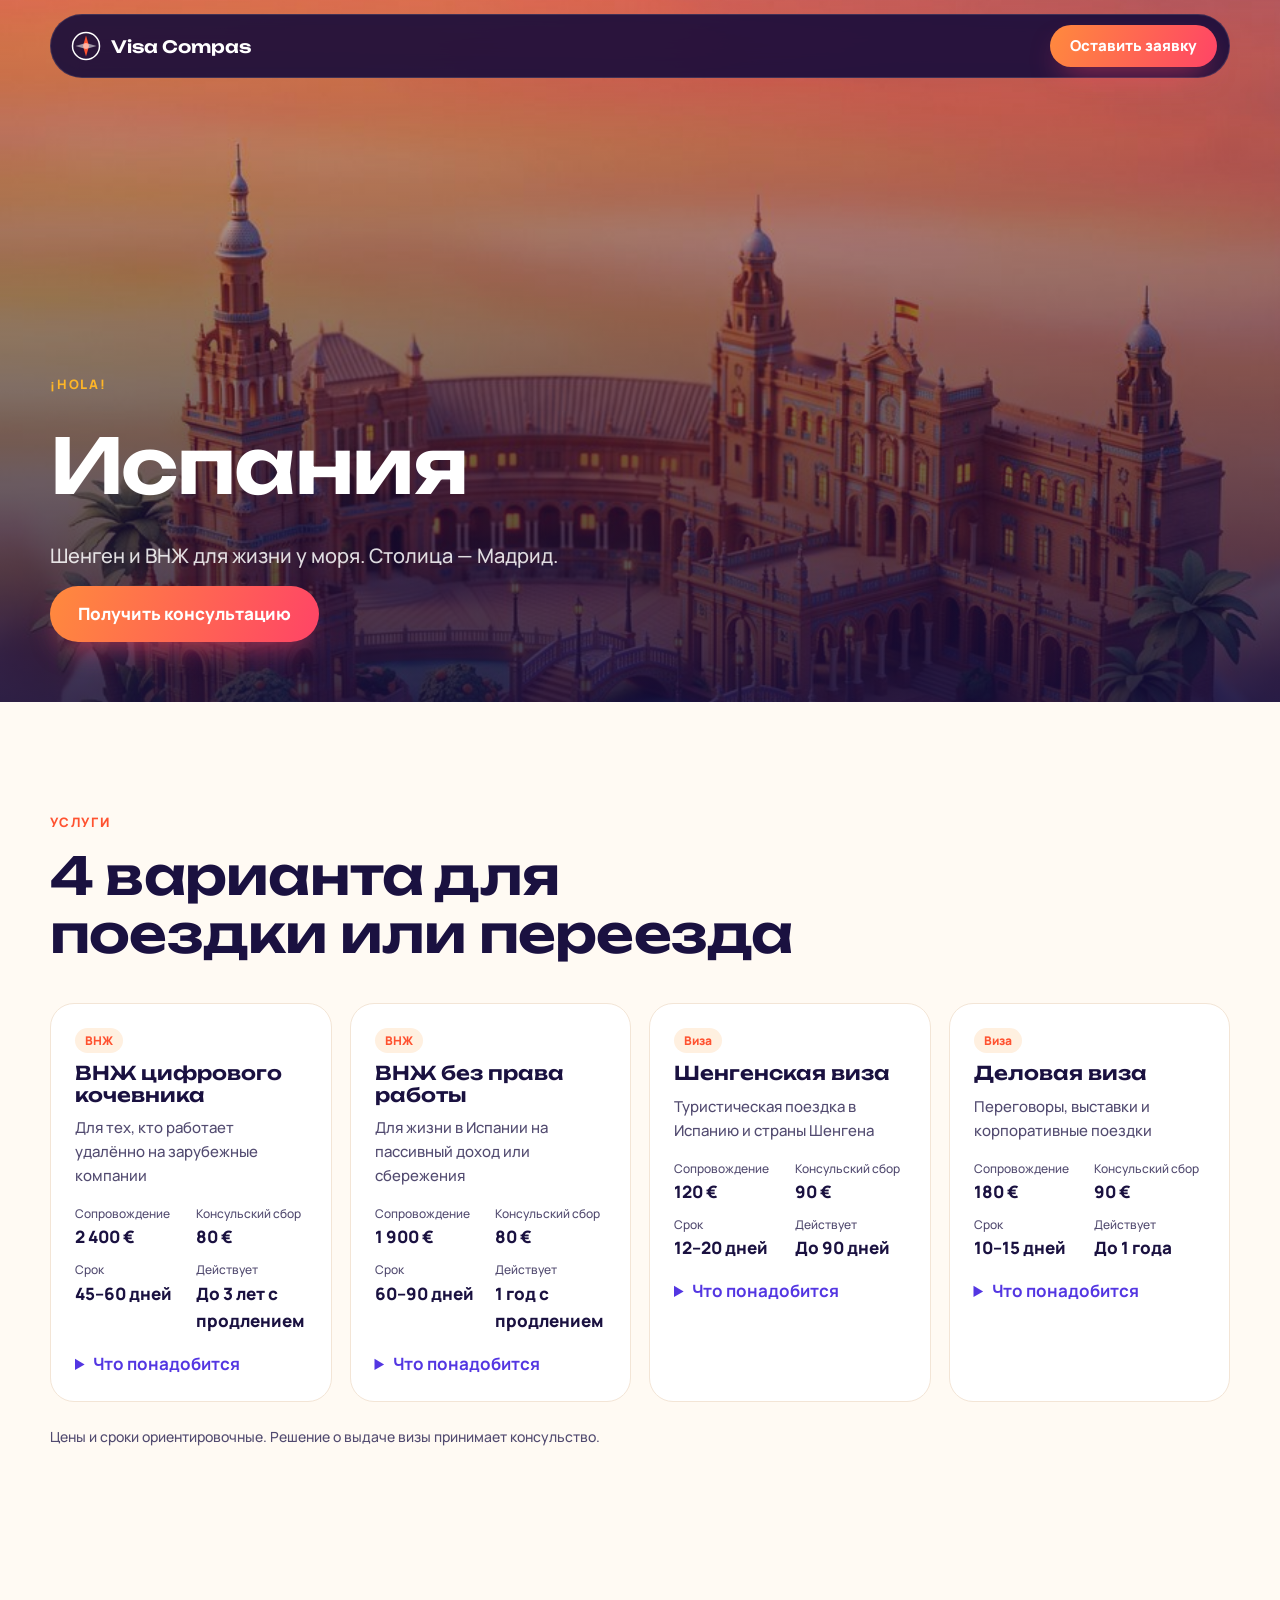
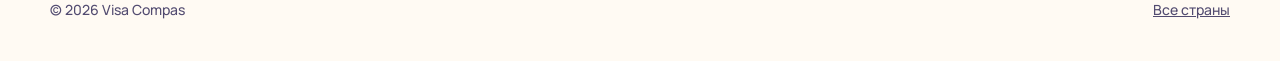
<file: countries/spain.html>
<!doctype html>
<html lang="ru">
<head>
  <meta charset="UTF-8" />
  <meta name="viewport" content="width=device-width, initial-scale=1" />
  <title>Виза и ВНЖ: Испания — оформление с куратором | Visa Compas</title>
  <meta name="description" content="Шенген и ВНЖ для жизни у моря. 4 услуг, от 120 € за сопровождение. Анкета за 10 минут, проверка документов и статус в приложении." />
  <link rel="canonical" href="https://palm1ro.github.io/visa-compas/countries/spain.html" />
  <meta property="og:title" content="Испания: визы и ВНЖ с Visa Compas" />
  <meta property="og:description" content="Шенген и ВНЖ для жизни у моря. 4 услуг, от 120 € за сопровождение. Анкета за 10 минут, проверка документов и статус в приложении." />
  <meta property="og:image" content="https://palm1ro.github.io/visa-compas/media/scenes/spain.jpg" />
  <meta name="theme-color" content="#150D3C" />
  <link rel="stylesheet" href="https://fonts.googleapis.com/css2?family=Manrope:wght@500;600;700;800&family=Unbounded:wght@600&display=swap" />
  <link rel="stylesheet" href="../styles.css" />
  <script type="application/ld+json">{"@context":"https://schema.org","@type":"Service","name":"Оформление визы: Испания","areaServed":"Испания","provider":{"@type":"Organization","name":"Visa Compas"},"offers":[{"@type":"Offer","name":"ВНЖ цифрового кочевника","price":2400,"priceCurrency":"EUR"},{"@type":"Offer","name":"ВНЖ без права работы","price":1900,"priceCurrency":"EUR"},{"@type":"Offer","name":"Шенгенская виза","price":120,"priceCurrency":"EUR"},{"@type":"Offer","name":"Деловая виза","price":180,"priceCurrency":"EUR"}]}</script>
</head>
<body class="country-page">
  <header class="nav solid">
    <a class="logo" href="../index.html" aria-label="Visa Compas, на главную">
      <svg viewBox="0 0 40 40" aria-hidden="true"><circle cx="20" cy="20" r="18" fill="none" stroke="currentColor" stroke-width="2"/><path d="M20 6 L24 20 L20 34 L16 20 Z" fill="#FF5230"/><path d="M6 20 L20 16 L34 20 L20 24 Z" fill="currentColor" opacity=".55"/></svg>
      Visa Compas
    </a>
    <a class="btn small" href="../index.html#lead">Оставить заявку</a>
  </header>
  <main>
    <section class="country-hero">
      <video src="../media/loops/spain.mp4" autoplay muted loop playsinline poster="../media/scenes/spain.jpg" aria-hidden="true"></video>
      <div class="country-hero-text">
        <p class="kicker">¡Hola!</p>
        <h1>Испания</h1>
        <p class="lead">Шенген и ВНЖ для жизни у моря. Столица — Мадрид.</p>
        <a class="btn" href="../index.html#lead">Получить консультацию</a>
      </div>
    </section>
    <section class="section">
      <p class="kicker">Услуги</p>
      <h2>4 варианта для поездки или переезда</h2>
      <div class="svc-grid">
      <article class="svc">
        <span class="tag">ВНЖ</span>
        <h3>ВНЖ цифрового кочевника</h3>
        <p>Для тех, кто работает удалённо на зарубежные компании</p>
        <dl>
          <div><dt>Сопровождение</dt><dd>2 400 €</dd></div>
          <div><dt>Консульский сбор</dt><dd>80 €</dd></div>
          <div><dt>Срок</dt><dd>45–60 дней</dd></div>
          <div><dt>Действует</dt><dd>До 3 лет с продлением</dd></div>
        </dl>
        <details><summary>Что понадобится</summary><ul><li>Загранпаспорт, все страницы</li><li>Контракт или письмо от работодателя</li><li>Подтверждение дохода за 3 месяца</li><li>Диплом или подтверждение опыта от 3 лет</li><li>Справка об отсутствии судимости с апостилем</li><li>Частная медицинская страховка в Испании</li></ul></details>
      </article>
      <article class="svc">
        <span class="tag">ВНЖ</span>
        <h3>ВНЖ без права работы</h3>
        <p>Для жизни в Испании на пассивный доход или сбережения</p>
        <dl>
          <div><dt>Сопровождение</dt><dd>1 900 €</dd></div>
          <div><dt>Консульский сбор</dt><dd>80 €</dd></div>
          <div><dt>Срок</dt><dd>60–90 дней</dd></div>
          <div><dt>Действует</dt><dd>1 год с продлением</dd></div>
        </dl>
        <details><summary>Что понадобится</summary><ul><li>Загранпаспорт, все страницы</li><li>Выписки о доходах и сбережениях за 12 месяцев</li><li>Договор аренды или покупки жилья</li><li>Медицинская справка установленного образца</li><li>Справка об отсутствии судимости с апостилем</li><li>Страховка без франшизы</li></ul></details>
      </article>
      <article class="svc">
        <span class="tag">Виза</span>
        <h3>Шенгенская виза</h3>
        <p>Туристическая поездка в Испанию и страны Шенгена</p>
        <dl>
          <div><dt>Сопровождение</dt><dd>120 €</dd></div>
          <div><dt>Консульский сбор</dt><dd>90 €</dd></div>
          <div><dt>Срок</dt><dd>12–20 дней</dd></div>
          <div><dt>Действует</dt><dd>До 90 дней</dd></div>
        </dl>
        <details><summary>Что понадобится</summary><ul><li>Загранпаспорт, срок действия 3+ месяца после поездки</li><li>Цветная фотография 35×45 мм</li><li>Медицинская страховка от 30 000 €</li><li>Подтверждение проживания и маршрута</li><li>Справка с работы и выписка со счёта</li></ul></details>
      </article>
      <article class="svc">
        <span class="tag">Виза</span>
        <h3>Деловая виза</h3>
        <p>Переговоры, выставки и корпоративные поездки</p>
        <dl>
          <div><dt>Сопровождение</dt><dd>180 €</dd></div>
          <div><dt>Консульский сбор</dt><dd>90 €</dd></div>
          <div><dt>Срок</dt><dd>10–15 дней</dd></div>
          <div><dt>Действует</dt><dd>До 1 года</dd></div>
        </dl>
        <details><summary>Что понадобится</summary><ul><li>Загранпаспорт, срок действия 3+ месяца после поездки</li><li>Цветная фотография 35×45 мм</li><li>Медицинская страховка от 30 000 €</li><li>Подтверждение проживания и маршрута</li><li>Справка с работы и выписка со счёта</li></ul></details>
      </article></div>
      <p class="note">Цены и сроки ориентировочные. Решение о выдаче визы принимает консульство.</p>
    </section>
  </main>
  <footer class="foot"><span>© 2026 Visa Compas</span><a href="../index.html">Все страны</a></footer>
</body>
</html>
</file>
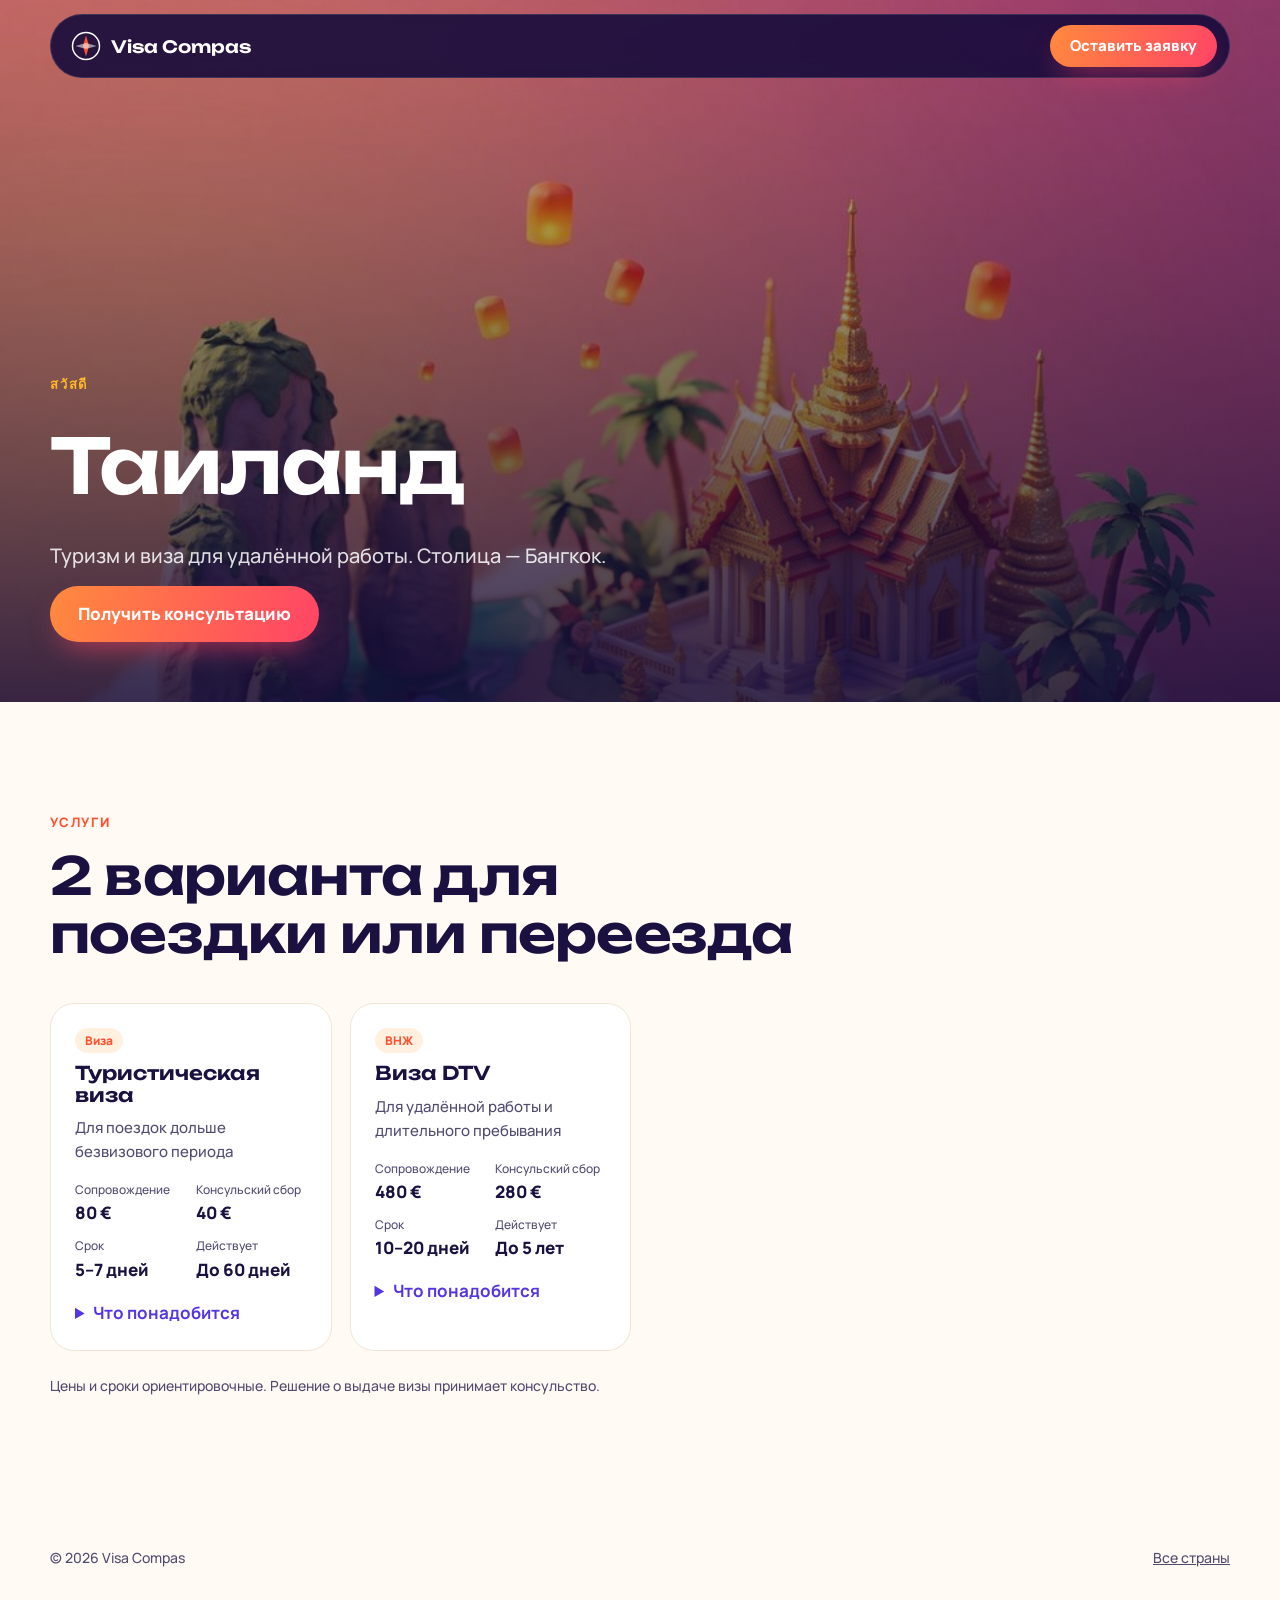
<file: countries/thailand.html>
<!doctype html>
<html lang="ru">
<head>
  <meta charset="UTF-8" />
  <meta name="viewport" content="width=device-width, initial-scale=1" />
  <title>Виза и ВНЖ: Таиланд — оформление с куратором | Visa Compas</title>
  <meta name="description" content="Туризм и виза для удалённой работы. 2 услуг, от 80 € за сопровождение. Анкета за 10 минут, проверка документов и статус в приложении." />
  <link rel="canonical" href="https://palm1ro.github.io/visa-compas/countries/thailand.html" />
  <meta property="og:title" content="Таиланд: визы и ВНЖ с Visa Compas" />
  <meta property="og:description" content="Туризм и виза для удалённой работы. 2 услуг, от 80 € за сопровождение. Анкета за 10 минут, проверка документов и статус в приложении." />
  <meta property="og:image" content="https://palm1ro.github.io/visa-compas/media/scenes/thailand.jpg" />
  <meta name="theme-color" content="#150D3C" />
  <link rel="stylesheet" href="https://fonts.googleapis.com/css2?family=Manrope:wght@500;600;700;800&family=Unbounded:wght@600&display=swap" />
  <link rel="stylesheet" href="../styles.css" />
  <script type="application/ld+json">{"@context":"https://schema.org","@type":"Service","name":"Оформление визы: Таиланд","areaServed":"Таиланд","provider":{"@type":"Organization","name":"Visa Compas"},"offers":[{"@type":"Offer","name":"Туристическая виза","price":80,"priceCurrency":"EUR"},{"@type":"Offer","name":"Виза DTV","price":480,"priceCurrency":"EUR"}]}</script>
</head>
<body class="country-page">
  <header class="nav solid">
    <a class="logo" href="../index.html" aria-label="Visa Compas, на главную">
      <svg viewBox="0 0 40 40" aria-hidden="true"><circle cx="20" cy="20" r="18" fill="none" stroke="currentColor" stroke-width="2"/><path d="M20 6 L24 20 L20 34 L16 20 Z" fill="#FF5230"/><path d="M6 20 L20 16 L34 20 L20 24 Z" fill="currentColor" opacity=".55"/></svg>
      Visa Compas
    </a>
    <a class="btn small" href="../index.html#lead">Оставить заявку</a>
  </header>
  <main>
    <section class="country-hero">
      <video src="../media/loops/thailand.mp4" autoplay muted loop playsinline poster="../media/scenes/thailand.jpg" aria-hidden="true"></video>
      <div class="country-hero-text">
        <p class="kicker">สวัสดี</p>
        <h1>Таиланд</h1>
        <p class="lead">Туризм и виза для удалённой работы. Столица — Бангкок.</p>
        <a class="btn" href="../index.html#lead">Получить консультацию</a>
      </div>
    </section>
    <section class="section">
      <p class="kicker">Услуги</p>
      <h2>2 варианта для поездки или переезда</h2>
      <div class="svc-grid">
      <article class="svc">
        <span class="tag">Виза</span>
        <h3>Туристическая виза</h3>
        <p>Для поездок дольше безвизового периода</p>
        <dl>
          <div><dt>Сопровождение</dt><dd>80 €</dd></div>
          <div><dt>Консульский сбор</dt><dd>40 €</dd></div>
          <div><dt>Срок</dt><dd>5–7 дней</dd></div>
          <div><dt>Действует</dt><dd>До 60 дней</dd></div>
        </dl>
        <details><summary>Что понадобится</summary><ul><li>Скан загранпаспорта</li><li>Фото</li><li>Обратный билет</li><li>Бронь отеля</li></ul></details>
      </article>
      <article class="svc">
        <span class="tag">ВНЖ</span>
        <h3>Виза DTV</h3>
        <p>Для удалённой работы и длительного пребывания</p>
        <dl>
          <div><dt>Сопровождение</dt><dd>480 €</dd></div>
          <div><dt>Консульский сбор</dt><dd>280 €</dd></div>
          <div><dt>Срок</dt><dd>10–20 дней</dd></div>
          <div><dt>Действует</dt><dd>До 5 лет</dd></div>
        </dl>
        <details><summary>Что понадобится</summary><ul><li>Загранпаспорт</li><li>Выписка от 500 000 THB</li><li>Контракт или портфолио</li><li>Фото</li></ul></details>
      </article></div>
      <p class="note">Цены и сроки ориентировочные. Решение о выдаче визы принимает консульство.</p>
    </section>
  </main>
  <footer class="foot"><span>© 2026 Visa Compas</span><a href="../index.html">Все страны</a></footer>
</body>
</html>
</file>
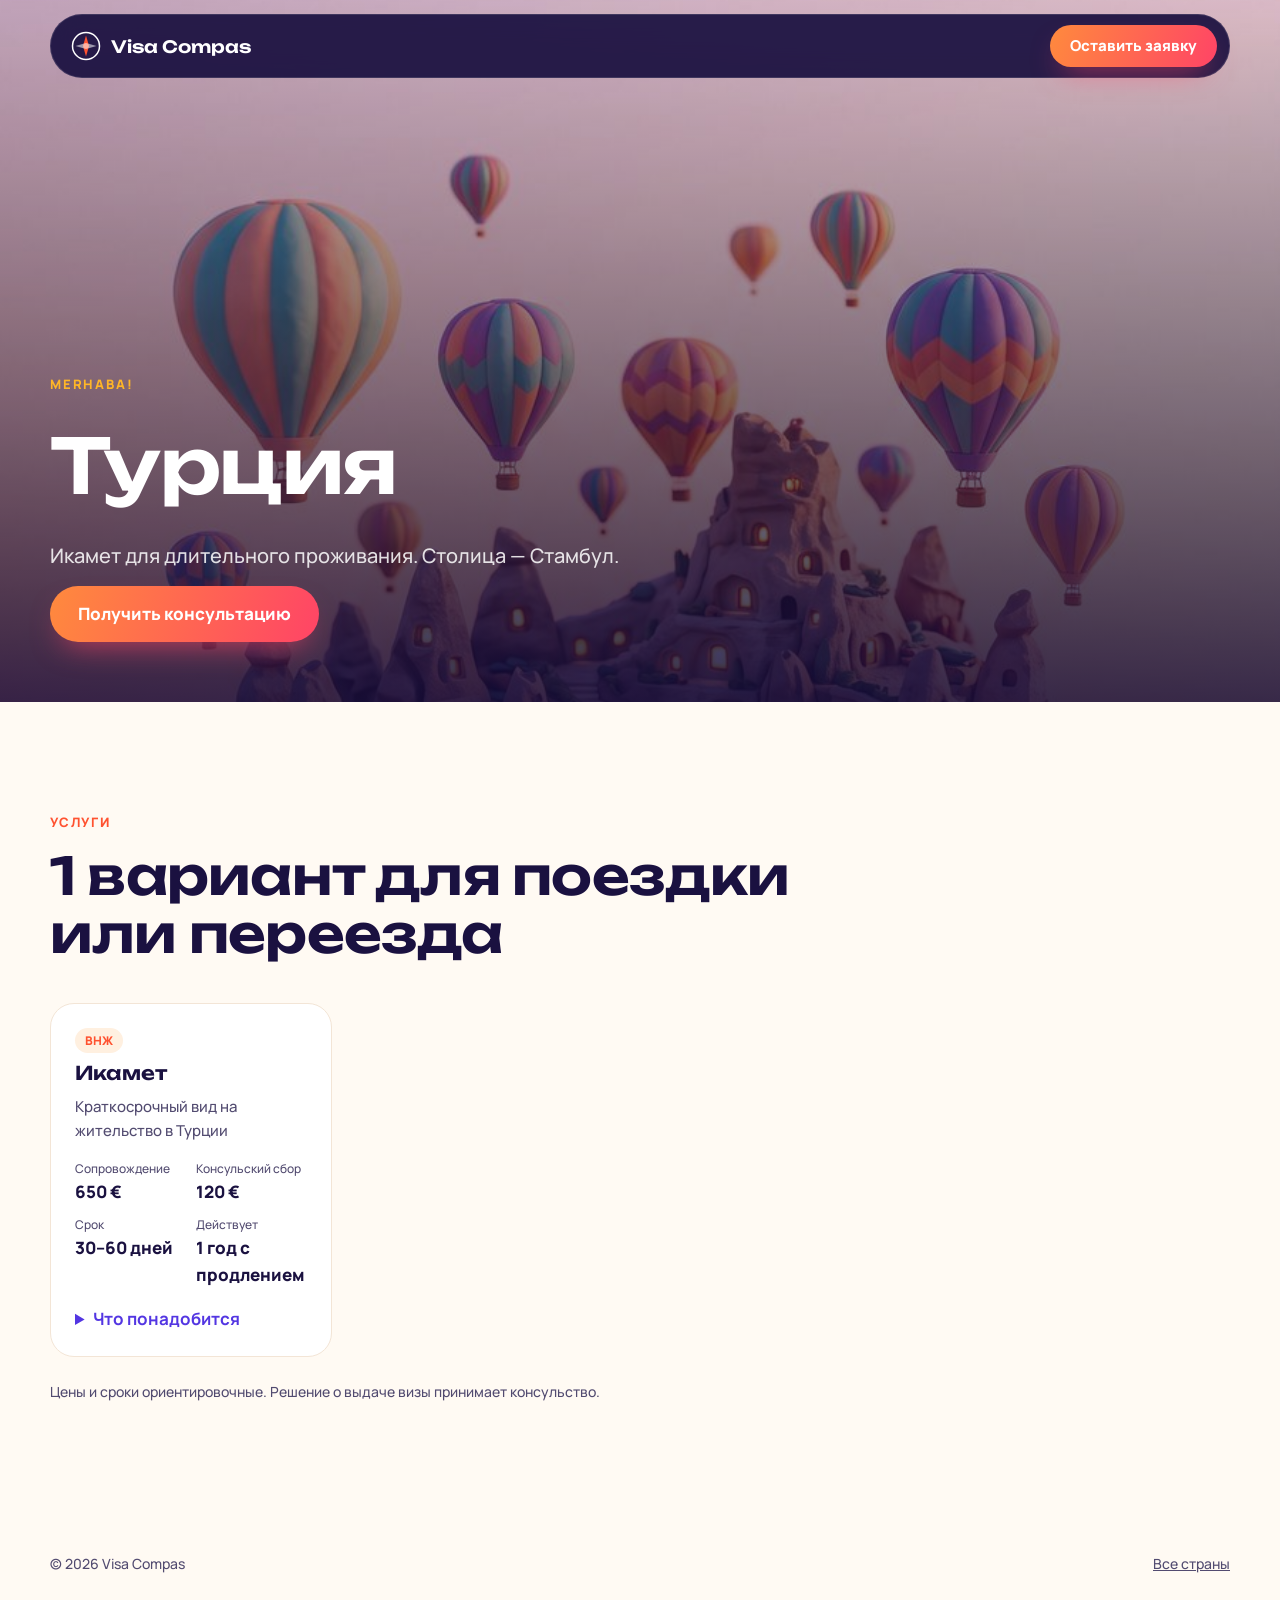
<file: countries/turkey.html>
<!doctype html>
<html lang="ru">
<head>
  <meta charset="UTF-8" />
  <meta name="viewport" content="width=device-width, initial-scale=1" />
  <title>Виза и ВНЖ: Турция — оформление с куратором | Visa Compas</title>
  <meta name="description" content="Икамет для длительного проживания. 1 услуг, от 650 € за сопровождение. Анкета за 10 минут, проверка документов и статус в приложении." />
  <link rel="canonical" href="https://palm1ro.github.io/visa-compas/countries/turkey.html" />
  <meta property="og:title" content="Турция: визы и ВНЖ с Visa Compas" />
  <meta property="og:description" content="Икамет для длительного проживания. 1 услуг, от 650 € за сопровождение. Анкета за 10 минут, проверка документов и статус в приложении." />
  <meta property="og:image" content="https://palm1ro.github.io/visa-compas/media/scenes/turkey.jpg" />
  <meta name="theme-color" content="#150D3C" />
  <link rel="stylesheet" href="https://fonts.googleapis.com/css2?family=Manrope:wght@500;600;700;800&family=Unbounded:wght@600&display=swap" />
  <link rel="stylesheet" href="../styles.css" />
  <script type="application/ld+json">{"@context":"https://schema.org","@type":"Service","name":"Оформление визы: Турция","areaServed":"Турция","provider":{"@type":"Organization","name":"Visa Compas"},"offers":[{"@type":"Offer","name":"Икамет","price":650,"priceCurrency":"EUR"}]}</script>
</head>
<body class="country-page">
  <header class="nav solid">
    <a class="logo" href="../index.html" aria-label="Visa Compas, на главную">
      <svg viewBox="0 0 40 40" aria-hidden="true"><circle cx="20" cy="20" r="18" fill="none" stroke="currentColor" stroke-width="2"/><path d="M20 6 L24 20 L20 34 L16 20 Z" fill="#FF5230"/><path d="M6 20 L20 16 L34 20 L20 24 Z" fill="currentColor" opacity=".55"/></svg>
      Visa Compas
    </a>
    <a class="btn small" href="../index.html#lead">Оставить заявку</a>
  </header>
  <main>
    <section class="country-hero">
      <video src="../media/loops/turkey.mp4" autoplay muted loop playsinline poster="../media/scenes/turkey.jpg" aria-hidden="true"></video>
      <div class="country-hero-text">
        <p class="kicker">Merhaba!</p>
        <h1>Турция</h1>
        <p class="lead">Икамет для длительного проживания. Столица — Стамбул.</p>
        <a class="btn" href="../index.html#lead">Получить консультацию</a>
      </div>
    </section>
    <section class="section">
      <p class="kicker">Услуги</p>
      <h2>1 вариант для поездки или переезда</h2>
      <div class="svc-grid">
      <article class="svc">
        <span class="tag">ВНЖ</span>
        <h3>Икамет</h3>
        <p>Краткосрочный вид на жительство в Турции</p>
        <dl>
          <div><dt>Сопровождение</dt><dd>650 €</dd></div>
          <div><dt>Консульский сбор</dt><dd>120 €</dd></div>
          <div><dt>Срок</dt><dd>30–60 дней</dd></div>
          <div><dt>Действует</dt><dd>1 год с продлением</dd></div>
        </dl>
        <details><summary>Что понадобится</summary><ul><li>Загранпаспорт</li><li>Договор аренды</li><li>Страховка</li><li>Фото 5×6 см</li><li>Подтверждение дохода</li></ul></details>
      </article></div>
      <p class="note">Цены и сроки ориентировочные. Решение о выдаче визы принимает консульство.</p>
    </section>
  </main>
  <footer class="foot"><span>© 2026 Visa Compas</span><a href="../index.html">Все страны</a></footer>
</body>
</html>
</file>
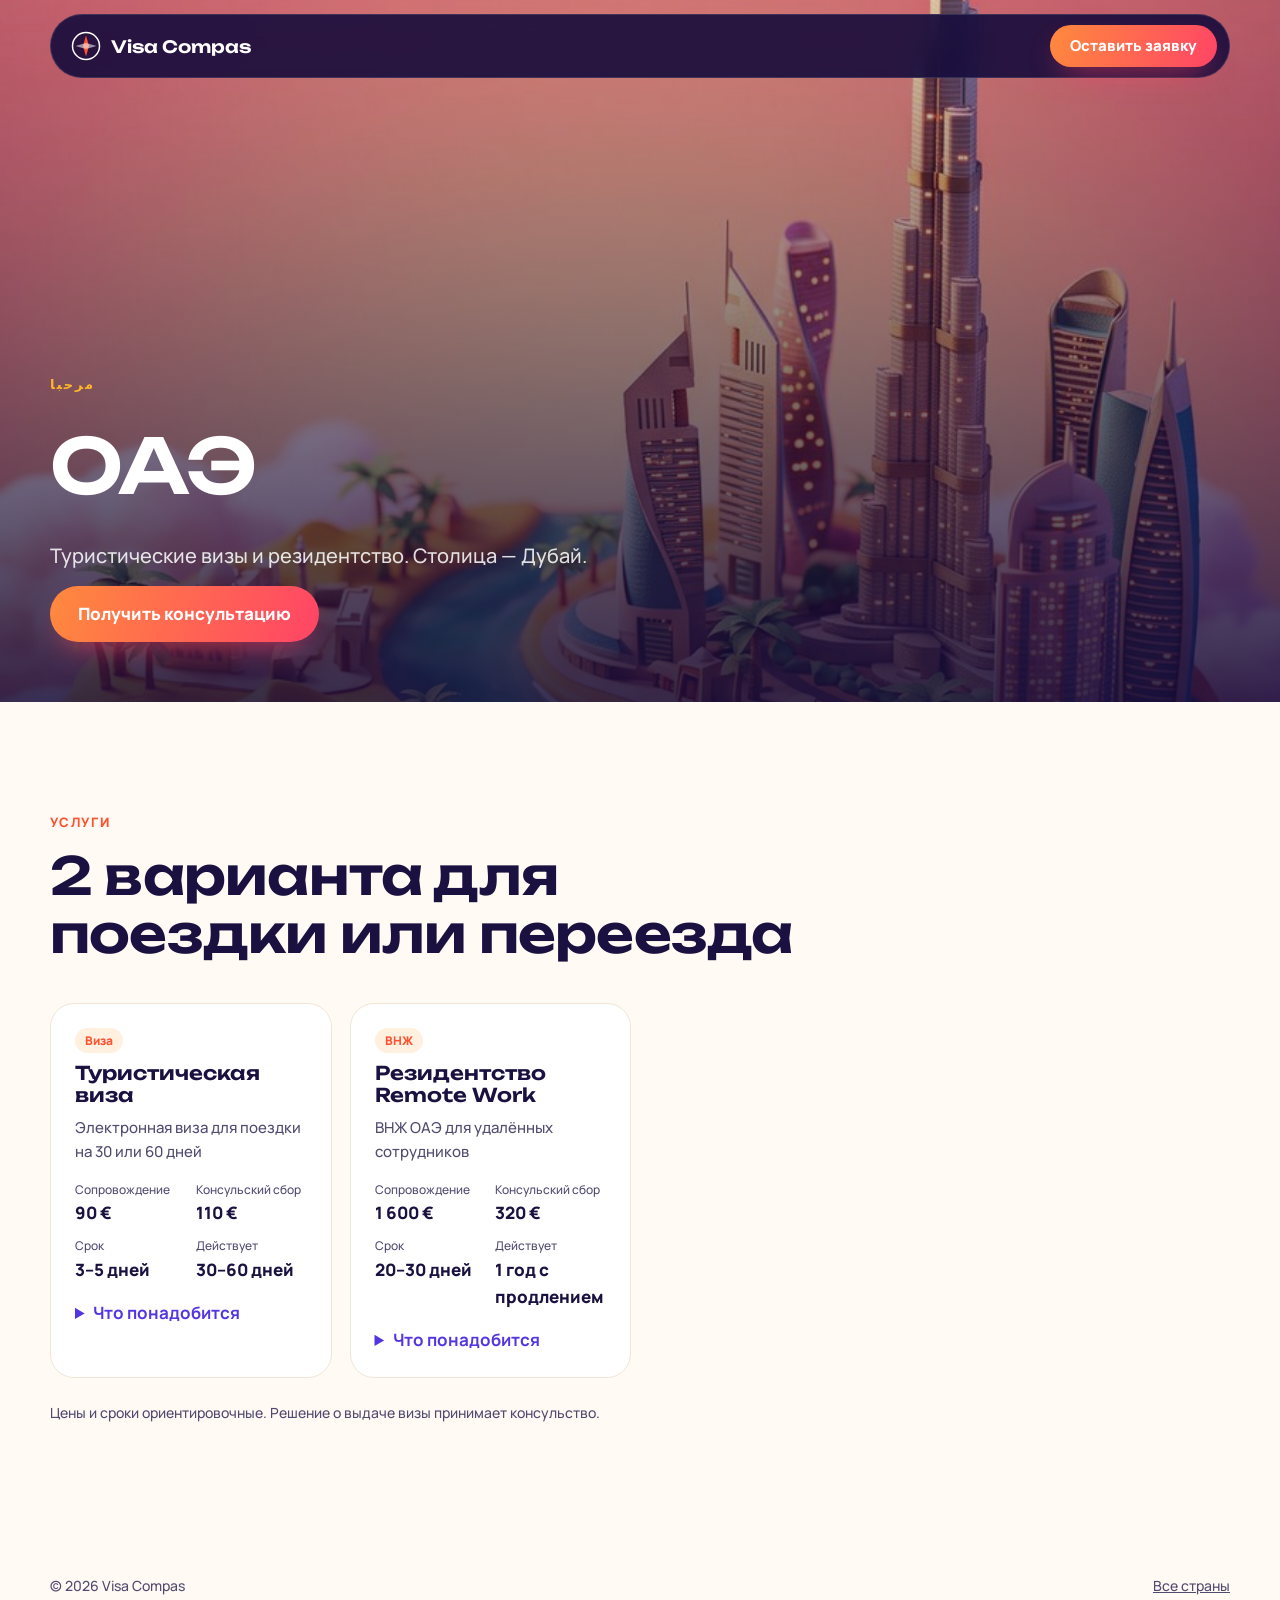
<file: countries/uae.html>
<!doctype html>
<html lang="ru">
<head>
  <meta charset="UTF-8" />
  <meta name="viewport" content="width=device-width, initial-scale=1" />
  <title>Виза и ВНЖ: ОАЭ — оформление с куратором | Visa Compas</title>
  <meta name="description" content="Туристические визы и резидентство. 2 услуг, от 90 € за сопровождение. Анкета за 10 минут, проверка документов и статус в приложении." />
  <link rel="canonical" href="https://palm1ro.github.io/visa-compas/countries/uae.html" />
  <meta property="og:title" content="ОАЭ: визы и ВНЖ с Visa Compas" />
  <meta property="og:description" content="Туристические визы и резидентство. 2 услуг, от 90 € за сопровождение. Анкета за 10 минут, проверка документов и статус в приложении." />
  <meta property="og:image" content="https://palm1ro.github.io/visa-compas/media/scenes/uae.jpg" />
  <meta name="theme-color" content="#150D3C" />
  <link rel="stylesheet" href="https://fonts.googleapis.com/css2?family=Manrope:wght@500;600;700;800&family=Unbounded:wght@600&display=swap" />
  <link rel="stylesheet" href="../styles.css" />
  <script type="application/ld+json">{"@context":"https://schema.org","@type":"Service","name":"Оформление визы: ОАЭ","areaServed":"ОАЭ","provider":{"@type":"Organization","name":"Visa Compas"},"offers":[{"@type":"Offer","name":"Туристическая виза","price":90,"priceCurrency":"EUR"},{"@type":"Offer","name":"Резидентство Remote Work","price":1600,"priceCurrency":"EUR"}]}</script>
</head>
<body class="country-page">
  <header class="nav solid">
    <a class="logo" href="../index.html" aria-label="Visa Compas, на главную">
      <svg viewBox="0 0 40 40" aria-hidden="true"><circle cx="20" cy="20" r="18" fill="none" stroke="currentColor" stroke-width="2"/><path d="M20 6 L24 20 L20 34 L16 20 Z" fill="#FF5230"/><path d="M6 20 L20 16 L34 20 L20 24 Z" fill="currentColor" opacity=".55"/></svg>
      Visa Compas
    </a>
    <a class="btn small" href="../index.html#lead">Оставить заявку</a>
  </header>
  <main>
    <section class="country-hero">
      <video src="../media/loops/uae.mp4" autoplay muted loop playsinline poster="../media/scenes/uae.jpg" aria-hidden="true"></video>
      <div class="country-hero-text">
        <p class="kicker">مرحبا</p>
        <h1>ОАЭ</h1>
        <p class="lead">Туристические визы и резидентство. Столица — Дубай.</p>
        <a class="btn" href="../index.html#lead">Получить консультацию</a>
      </div>
    </section>
    <section class="section">
      <p class="kicker">Услуги</p>
      <h2>2 варианта для поездки или переезда</h2>
      <div class="svc-grid">
      <article class="svc">
        <span class="tag">Виза</span>
        <h3>Туристическая виза</h3>
        <p>Электронная виза для поездки на 30 или 60 дней</p>
        <dl>
          <div><dt>Сопровождение</dt><dd>90 €</dd></div>
          <div><dt>Консульский сбор</dt><dd>110 €</dd></div>
          <div><dt>Срок</dt><dd>3–5 дней</dd></div>
          <div><dt>Действует</dt><dd>30–60 дней</dd></div>
        </dl>
        <details><summary>Что понадобится</summary><ul><li>Скан загранпаспорта</li><li>Цифровое фото</li><li>Бронь отеля</li></ul></details>
      </article>
      <article class="svc">
        <span class="tag">ВНЖ</span>
        <h3>Резидентство Remote Work</h3>
        <p>ВНЖ ОАЭ для удалённых сотрудников</p>
        <dl>
          <div><dt>Сопровождение</dt><dd>1 600 €</dd></div>
          <div><dt>Консульский сбор</dt><dd>320 €</dd></div>
          <div><dt>Срок</dt><dd>20–30 дней</dd></div>
          <div><dt>Действует</dt><dd>1 год с продлением</dd></div>
        </dl>
        <details><summary>Что понадобится</summary><ul><li>Загранпаспорт</li><li>Контракт с работодателем</li><li>Подтверждение дохода</li><li>Медицинская страховка</li></ul></details>
      </article></div>
      <p class="note">Цены и сроки ориентировочные. Решение о выдаче визы принимает консульство.</p>
    </section>
  </main>
  <footer class="foot"><span>© 2026 Visa Compas</span><a href="../index.html">Все страны</a></footer>
</body>
</html>
</file>
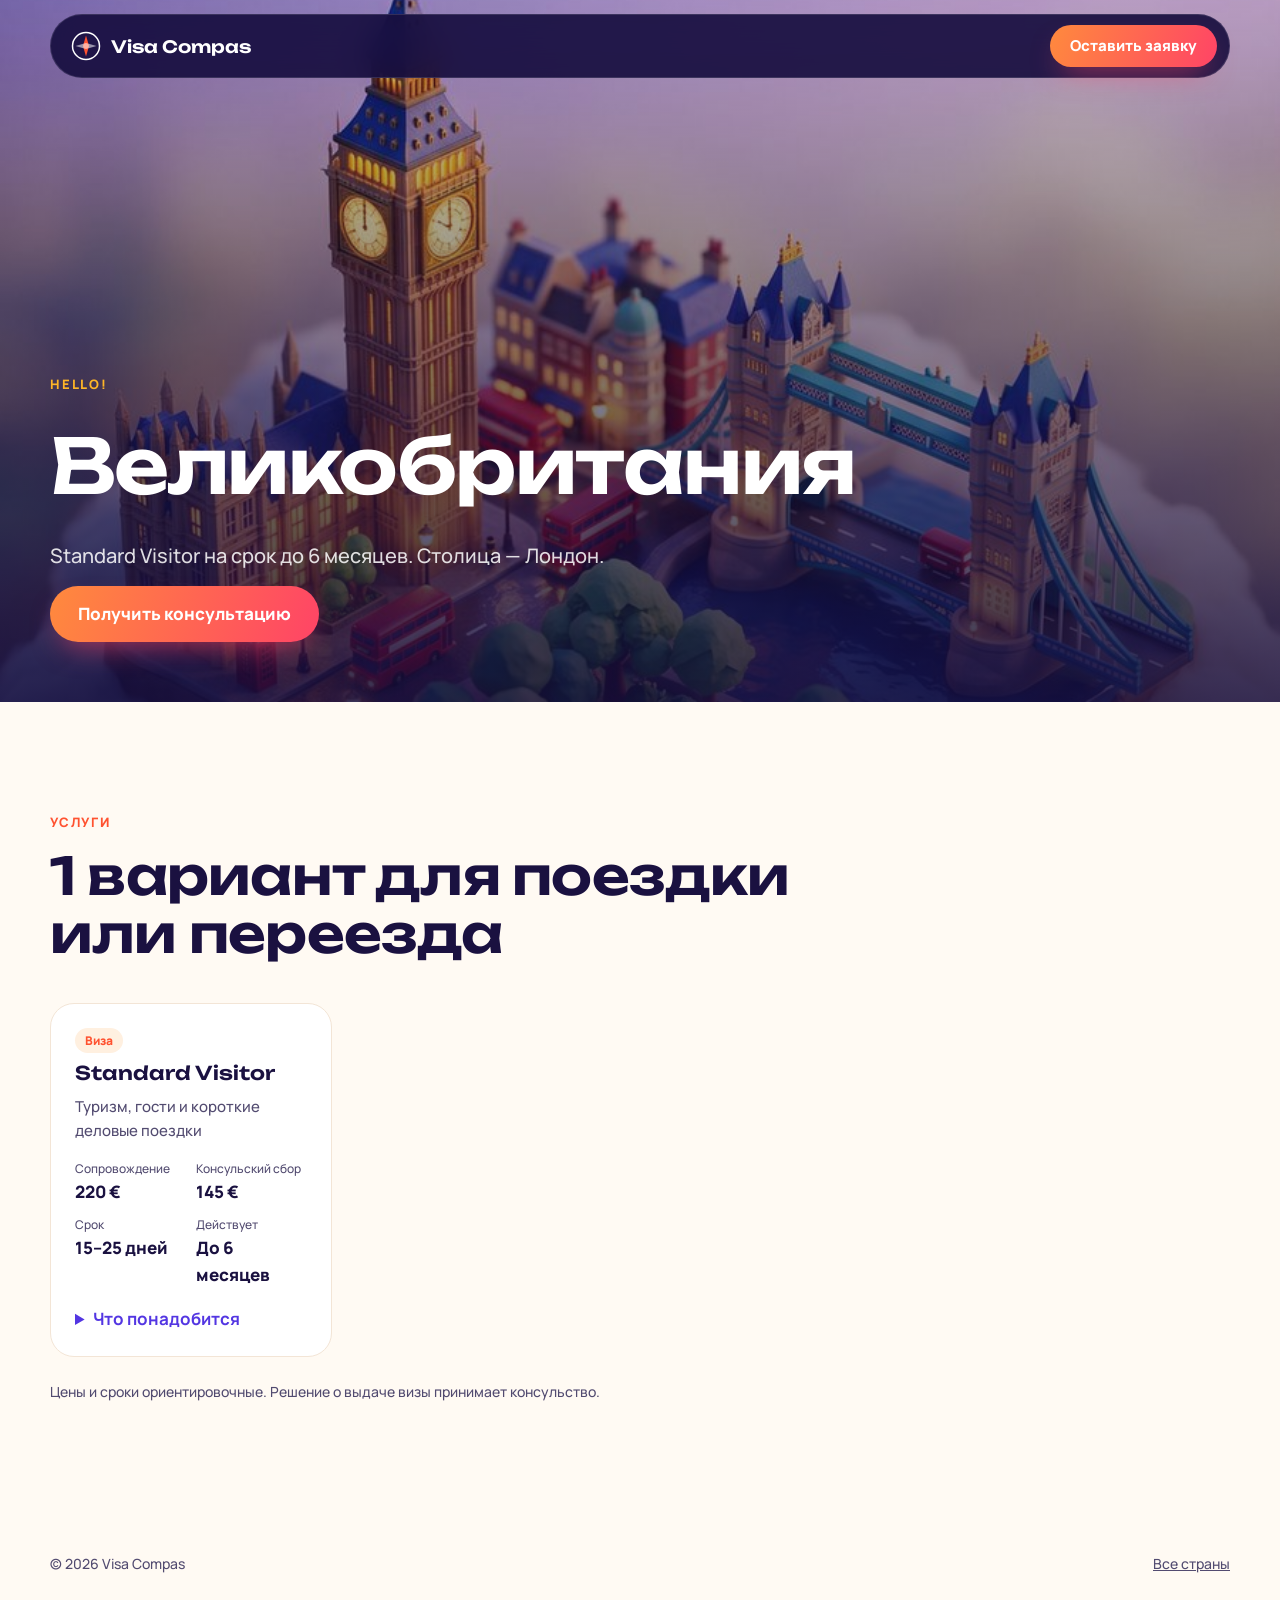
<file: countries/uk.html>
<!doctype html>
<html lang="ru">
<head>
  <meta charset="UTF-8" />
  <meta name="viewport" content="width=device-width, initial-scale=1" />
  <title>Виза и ВНЖ: Великобритания — оформление с куратором | Visa Compas</title>
  <meta name="description" content="Standard Visitor на срок до 6 месяцев. 1 услуг, от 220 € за сопровождение. Анкета за 10 минут, проверка документов и статус в приложении." />
  <link rel="canonical" href="https://palm1ro.github.io/visa-compas/countries/uk.html" />
  <meta property="og:title" content="Великобритания: визы и ВНЖ с Visa Compas" />
  <meta property="og:description" content="Standard Visitor на срок до 6 месяцев. 1 услуг, от 220 € за сопровождение. Анкета за 10 минут, проверка документов и статус в приложении." />
  <meta property="og:image" content="https://palm1ro.github.io/visa-compas/media/scenes/uk.jpg" />
  <meta name="theme-color" content="#150D3C" />
  <link rel="stylesheet" href="https://fonts.googleapis.com/css2?family=Manrope:wght@500;600;700;800&family=Unbounded:wght@600&display=swap" />
  <link rel="stylesheet" href="../styles.css" />
  <script type="application/ld+json">{"@context":"https://schema.org","@type":"Service","name":"Оформление визы: Великобритания","areaServed":"Великобритания","provider":{"@type":"Organization","name":"Visa Compas"},"offers":[{"@type":"Offer","name":"Standard Visitor","price":220,"priceCurrency":"EUR"}]}</script>
</head>
<body class="country-page">
  <header class="nav solid">
    <a class="logo" href="../index.html" aria-label="Visa Compas, на главную">
      <svg viewBox="0 0 40 40" aria-hidden="true"><circle cx="20" cy="20" r="18" fill="none" stroke="currentColor" stroke-width="2"/><path d="M20 6 L24 20 L20 34 L16 20 Z" fill="#FF5230"/><path d="M6 20 L20 16 L34 20 L20 24 Z" fill="currentColor" opacity=".55"/></svg>
      Visa Compas
    </a>
    <a class="btn small" href="../index.html#lead">Оставить заявку</a>
  </header>
  <main>
    <section class="country-hero">
      <video src="../media/loops/uk.mp4" autoplay muted loop playsinline poster="../media/scenes/uk.jpg" aria-hidden="true"></video>
      <div class="country-hero-text">
        <p class="kicker">Hello!</p>
        <h1>Великобритания</h1>
        <p class="lead">Standard Visitor на срок до 6 месяцев. Столица — Лондон.</p>
        <a class="btn" href="../index.html#lead">Получить консультацию</a>
      </div>
    </section>
    <section class="section">
      <p class="kicker">Услуги</p>
      <h2>1 вариант для поездки или переезда</h2>
      <div class="svc-grid">
      <article class="svc">
        <span class="tag">Виза</span>
        <h3>Standard Visitor</h3>
        <p>Туризм, гости и короткие деловые поездки</p>
        <dl>
          <div><dt>Сопровождение</dt><dd>220 €</dd></div>
          <div><dt>Консульский сбор</dt><dd>145 €</dd></div>
          <div><dt>Срок</dt><dd>15–25 дней</dd></div>
          <div><dt>Действует</dt><dd>До 6 месяцев</dd></div>
        </dl>
        <details><summary>Что понадобится</summary><ul><li>Загранпаспорт</li><li>Выписка со счёта за 6 месяцев</li><li>Справка с работы</li><li>Маршрут поездки</li></ul></details>
      </article></div>
      <p class="note">Цены и сроки ориентировочные. Решение о выдаче визы принимает консульство.</p>
    </section>
  </main>
  <footer class="foot"><span>© 2026 Visa Compas</span><a href="../index.html">Все страны</a></footer>
</body>
</html>
</file>
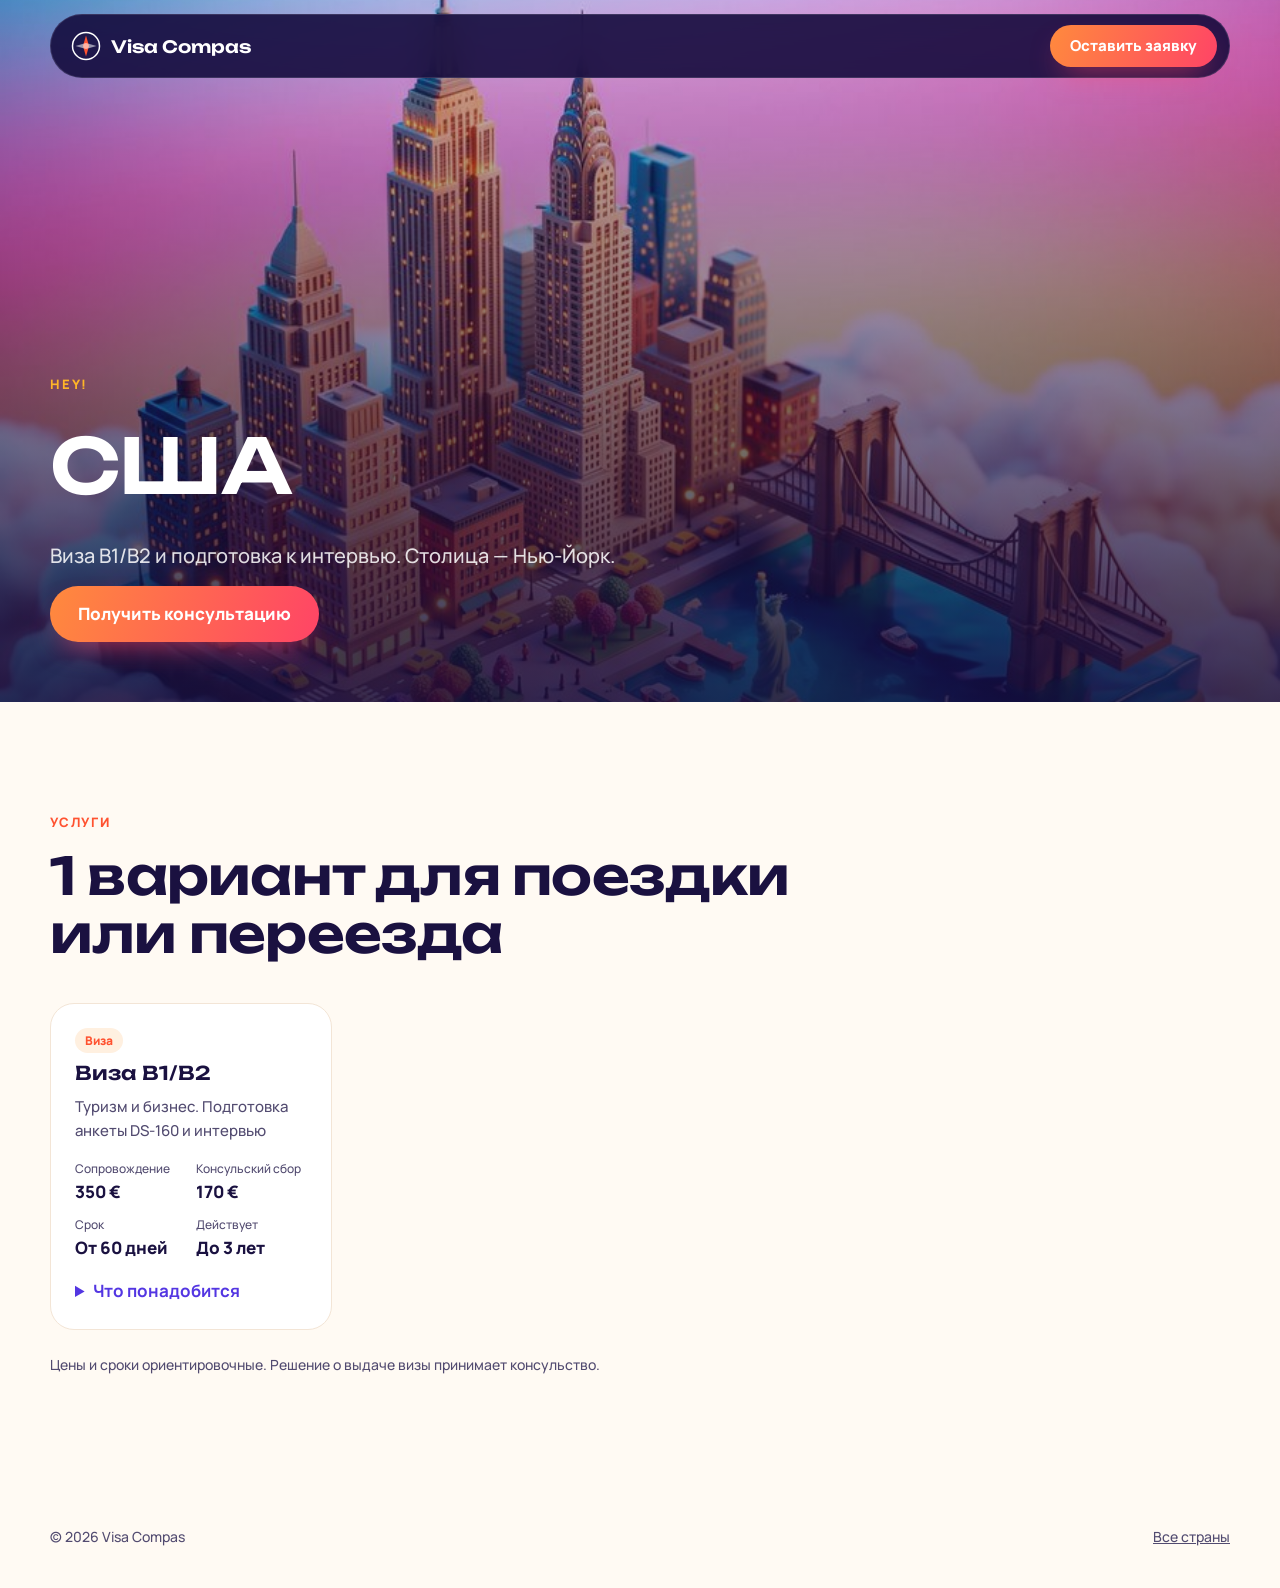
<file: countries/usa.html>
<!doctype html>
<html lang="ru">
<head>
  <meta charset="UTF-8" />
  <meta name="viewport" content="width=device-width, initial-scale=1" />
  <title>Виза и ВНЖ: США — оформление с куратором | Visa Compas</title>
  <meta name="description" content="Виза B1/B2 и подготовка к интервью. 1 услуг, от 350 € за сопровождение. Анкета за 10 минут, проверка документов и статус в приложении." />
  <link rel="canonical" href="https://palm1ro.github.io/visa-compas/countries/usa.html" />
  <meta property="og:title" content="США: визы и ВНЖ с Visa Compas" />
  <meta property="og:description" content="Виза B1/B2 и подготовка к интервью. 1 услуг, от 350 € за сопровождение. Анкета за 10 минут, проверка документов и статус в приложении." />
  <meta property="og:image" content="https://palm1ro.github.io/visa-compas/media/scenes/usa.jpg" />
  <meta name="theme-color" content="#150D3C" />
  <link rel="stylesheet" href="https://fonts.googleapis.com/css2?family=Manrope:wght@500;600;700;800&family=Unbounded:wght@600&display=swap" />
  <link rel="stylesheet" href="../styles.css" />
  <script type="application/ld+json">{"@context":"https://schema.org","@type":"Service","name":"Оформление визы: США","areaServed":"США","provider":{"@type":"Organization","name":"Visa Compas"},"offers":[{"@type":"Offer","name":"Виза B1/B2","price":350,"priceCurrency":"EUR"}]}</script>
</head>
<body class="country-page">
  <header class="nav solid">
    <a class="logo" href="../index.html" aria-label="Visa Compas, на главную">
      <svg viewBox="0 0 40 40" aria-hidden="true"><circle cx="20" cy="20" r="18" fill="none" stroke="currentColor" stroke-width="2"/><path d="M20 6 L24 20 L20 34 L16 20 Z" fill="#FF5230"/><path d="M6 20 L20 16 L34 20 L20 24 Z" fill="currentColor" opacity=".55"/></svg>
      Visa Compas
    </a>
    <a class="btn small" href="../index.html#lead">Оставить заявку</a>
  </header>
  <main>
    <section class="country-hero">
      <video src="../media/loops/usa.mp4" autoplay muted loop playsinline poster="../media/scenes/usa.jpg" aria-hidden="true"></video>
      <div class="country-hero-text">
        <p class="kicker">Hey!</p>
        <h1>США</h1>
        <p class="lead">Виза B1/B2 и подготовка к интервью. Столица — Нью-Йорк.</p>
        <a class="btn" href="../index.html#lead">Получить консультацию</a>
      </div>
    </section>
    <section class="section">
      <p class="kicker">Услуги</p>
      <h2>1 вариант для поездки или переезда</h2>
      <div class="svc-grid">
      <article class="svc">
        <span class="tag">Виза</span>
        <h3>Виза B1/B2</h3>
        <p>Туризм и бизнес. Подготовка анкеты DS-160 и интервью</p>
        <dl>
          <div><dt>Сопровождение</dt><dd>350 €</dd></div>
          <div><dt>Консульский сбор</dt><dd>170 €</dd></div>
          <div><dt>Срок</dt><dd>От 60 дней</dd></div>
          <div><dt>Действует</dt><dd>До 3 лет</dd></div>
        </dl>
        <details><summary>Что понадобится</summary><ul><li>Загранпаспорт</li><li>Цифровое фото 5×5 см</li><li>Подтверждение привязанности к стране</li><li>Выписка со счёта</li></ul></details>
      </article></div>
      <p class="note">Цены и сроки ориентировочные. Решение о выдаче визы принимает консульство.</p>
    </section>
  </main>
  <footer class="foot"><span>© 2026 Visa Compas</span><a href="../index.html">Все страны</a></footer>
</body>
</html>
</file>
<file: styles.css>
/* Same palette as the app: ink night, sunset coral, sun gold. */
:root {
  --ink: #150d3c; --pine: #2a1a7a; --violet: #5336e2; --paper: #fffaf3; --bone: #fff0e0; --line: #f3e5d6;
  --ember: #ff5230; --coral: #ff8a3d; --rose: #ff4466; --brass: #ffb627; --text: #1a1140; --soft: #524b70;
  --r: 24px; --max: 1180px;
}
* { box-sizing: border-box; }
html { scroll-behavior: smooth; overflow-x: clip; }
body { margin: 0; background: var(--paper); color: var(--text); font: 500 17px/1.6 Manrope, system-ui, sans-serif; overflow-x: clip; }
h1, h2, h3 { font-family: Unbounded, sans-serif; font-weight: 600; margin: 0; line-height: 1.12; }
h1 { font-size: clamp(38px, 6vw, 76px); letter-spacing: -0.02em; }
h2 { font-size: clamp(30px, 4.2vw, 52px); letter-spacing: -0.015em; max-width: 16ch; }
h3 { font-size: 19px; }
p { margin: 0; }
a { color: inherit; }
img, video { display: block; max-width: 100%; }
:focus-visible { outline: 3px solid var(--brass); outline-offset: 3px; border-radius: 8px; }

.grad { background: linear-gradient(100deg, var(--brass), var(--coral) 45%, var(--rose)); -webkit-background-clip: text; background-clip: text; color: transparent; }
.kicker { font-weight: 800; font-size: 13px; letter-spacing: .14em; text-transform: uppercase; color: var(--ember); margin-bottom: 14px; }
.lead { font-size: clamp(17px, 1.6vw, 20px); color: var(--soft); max-width: 58ch; margin-top: 18px; }

.btn { display: inline-flex; align-items: center; justify-content: center; height: 56px; padding: 0 28px; border-radius: 999px; text-decoration: none; font-weight: 800; color: #fff; background: linear-gradient(110deg, var(--coral), var(--rose)); box-shadow: 0 14px 30px -12px rgba(255, 68, 102, .7); transition: transform .25s, box-shadow .25s; }
.btn:hover { transform: translateY(-2px); box-shadow: 0 20px 36px -12px rgba(255, 68, 102, .8); }
.btn.ghost { background: rgba(255,255,255,.1); box-shadow: inset 0 0 0 1.5px rgba(255,255,255,.35); }
.btn.small { height: 42px; padding: 0 20px; font-size: 15px; }

/* Soft light that follows the cursor over the dark hero. */
.glow { position: fixed; inset: 0; pointer-events: none; z-index: 0; background: radial-gradient(500px circle at var(--mx, 70%) var(--my, 20%), rgba(255, 138, 61, .16), transparent 60%); }

.nav { position: fixed; top: calc(14px + env(safe-area-inset-top, 0px)); left: 50%; transform: translateX(-50%); z-index: 20; width: min(var(--max), calc(100% - 28px)); display: flex; align-items: center; gap: 24px; padding: 10px 12px 10px 20px; border-radius: 999px; color: #fff; background: rgba(21, 13, 60, .55); backdrop-filter: blur(16px) saturate(140%); border: 1px solid rgba(255,255,255,.12); transition: background .3s; }
.nav.solid { background: rgba(21, 13, 60, .9); }
.logo { display: flex; align-items: center; gap: 10px; font: 600 17px Unbounded, sans-serif; text-decoration: none; white-space: nowrap; }
.logo svg { width: 30px; height: 30px; animation: spin 24s linear infinite; }
.nav nav { display: flex; gap: 22px; margin-left: auto; }
.nav nav a { text-decoration: none; font-weight: 700; font-size: 15px; opacity: .82; transition: opacity .2s; }
.nav nav a:hover { opacity: 1; }

.hero { position: relative; z-index: 1; min-height: min(100vh, 900px); display: grid; grid-template-columns: 1.05fr .95fr; align-items: center; gap: 40px; padding: 130px max(28px, calc((100% - var(--max)) / 2)) 80px; color: #fff; background: radial-gradient(circle at 80% 10%, #4b2fd8 0, transparent 50%), radial-gradient(circle at 10% 90%, #8a2a6a 0, transparent 45%), linear-gradient(170deg, #1c1150, var(--ink) 70%); overflow: hidden; }
.hero::after { content: ''; position: absolute; inset: auto 0 -1px 0; height: 120px; background: linear-gradient(transparent, var(--paper)); }
.hero .kicker { color: var(--brass); }
.hero .lead { color: rgba(255,255,255,.78); }
.cta { display: flex; gap: 14px; flex-wrap: wrap; margin-top: 34px; }
.facts { display: flex; gap: 34px; list-style: none; padding: 0; margin: 46px 0 0; color: rgba(255,255,255,.72); font-size: 15px; }
.facts b { display: block; font: 600 30px Unbounded, sans-serif; color: #fff; }

.hero-stage { position: relative; display: grid; place-items: center; min-height: 600px; }
.ring { position: absolute; width: min(560px, 100%); animation: spin 90s linear infinite; }
.phone { position: relative; width: 290px; height: 590px; border-radius: 46px; padding: 12px; background: #0b0722; box-shadow: 0 50px 90px -30px rgba(0,0,0,.7), inset 0 0 0 2px rgba(255,255,255,.12); animation: bob 7s ease-in-out infinite; overflow: hidden; }
.phone-video { width: 100%; height: 100%; object-fit: cover; border-radius: 36px; }
.phone-ui { position: absolute; inset: 12px; border-radius: 36px; padding: 70px 22px 26px; display: flex; flex-direction: column; background: linear-gradient(rgba(21,13,60,.45), transparent 35%, transparent 70%, rgba(21,13,60,.8)); }
.phone-ui .hello { font: 600 18px Unbounded, sans-serif; }
.phone-ui .place { font: 600 34px Unbounded, sans-serif; }
.phone-ui .pill { margin-top: auto; align-self: stretch; text-align: center; padding: 14px; border-radius: 999px; font-weight: 800; background: linear-gradient(110deg, var(--coral), var(--rose)); }
.sakura { position: absolute; inset: 0; pointer-events: none; }
.sakura i { position: absolute; top: -20px; width: 10px; height: 8px; border-radius: 60% 0; background: #ffd1e3; opacity: .9; animation: fall linear infinite; }
.float { position: absolute; width: 120px; filter: drop-shadow(0 20px 30px rgba(0,0,0,.4)); animation: bob 6s ease-in-out infinite; }
.f1 { left: 2%; top: 14%; animation-delay: -1s; }
.f2 { right: 0; top: 30%; width: 110px; animation-delay: -3s; }
.f3 { left: 8%; bottom: 10%; width: 130px; transform: rotate(-12deg); animation-delay: -2s; }

.marquee { position: relative; z-index: 1; overflow: hidden; padding: 22px 0; background: var(--ink); color: #fff; transform: rotate(-1.5deg) scale(1.03); margin: 20px 0 40px; }
.track { display: flex; gap: 46px; width: max-content; animation: marquee 40s linear infinite; font: 600 22px Unbounded, sans-serif; white-space: nowrap; }
.track span::after { content: '✦'; color: var(--brass); margin-left: 46px; }

.section { position: relative; z-index: 1; padding: 110px max(28px, calc((100% - var(--max)) / 2)); }
.section.dark { color: #fff; background: linear-gradient(180deg, var(--ink), #24145f); }
.section.dark .lead { color: rgba(255,255,255,.75); }
.section.dark .kicker { color: var(--brass); }

.features { display: grid; grid-template-columns: repeat(3, 1fr); gap: 20px; margin-top: 50px; }
.feature { padding: 30px; border-radius: var(--r); background: #fff; border: 1px solid var(--line); transition: transform .35s, box-shadow .35s; }
.feature:hover { transform: translateY(-6px) rotate(-.4deg); box-shadow: 0 30px 50px -30px rgba(83, 54, 226, .45); }
.feature img { width: 78px; margin-bottom: 18px; transition: transform .4s; }
.feature:hover img { transform: scale(1.12) rotate(-6deg); }
.feature p { color: var(--soft); margin-top: 10px; font-size: 16px; }

.islands { display: grid; grid-auto-flow: column; grid-auto-columns: 250px; gap: 18px; margin-top: 50px; overflow-x: auto; padding: 10px 4px 30px; scroll-snap-type: x mandatory; scrollbar-width: thin; }
.island { position: relative; height: 420px; border-radius: 28px; overflow: hidden; scroll-snap-align: start; background: #000; transition: transform .4s; }
.island:hover { transform: translateY(-10px); }
.island img, .island video { position: absolute; inset: 0; width: 100%; height: 100%; object-fit: cover; transition: opacity .5s; }
.island video { opacity: 0; }
.island:hover video { opacity: 1; }
.island .label { position: absolute; inset: auto 0 0; padding: 70px 20px 20px; background: linear-gradient(transparent, rgba(21,13,60,.9)); }
.island .label small { display: block; color: var(--brass); font-weight: 800; letter-spacing: .1em; text-transform: uppercase; font-size: 12px; }
.island .label b { font: 600 22px Unbounded, sans-serif; }

.split { display: grid; grid-template-columns: 1fr 1fr; gap: 60px; align-items: center; }
.ticks-list { list-style: none; padding: 0; margin: 26px 0 0; display: grid; gap: 10px; font-weight: 700; }
.ticks-list li::before { content: '✦'; color: var(--ember); margin-right: 10px; }
.paper { padding: 30px; border-radius: 28px; background: repeating-linear-gradient(-12deg, #fff7e8 0 13px, #fbf0dc 13px 14px); border: 1px solid #f0dfc2; box-shadow: 0 40px 60px -40px rgba(138, 82, 0, .5); }
.stamp-grid { display: grid; grid-template-columns: repeat(3, 1fr); gap: 10px; }
.stamp-grid img { width: 100%; opacity: .95; transform: rotate(var(--r, 0deg)); }
.stamp-grid.on img { animation: press .5s cubic-bezier(.3, 1.6, .5, 1) both; animation-delay: var(--d, 0s); }

.cards { display: grid; grid-template-columns: repeat(3, 1fr); gap: 20px; margin-top: 50px; align-items: start; }
.post { padding: 18px; border-radius: var(--r); background: #fff; border: 1px solid var(--line); display: grid; gap: 12px; }
.post header { display: flex; align-items: center; gap: 12px; }
.post header small { display: block; color: var(--soft); font-size: 13px; }
.ava { width: 42px; height: 42px; border-radius: 50%; display: grid; place-items: center; color: #fff; font-weight: 800; font-size: 15px; }
.post img { border-radius: 16px; aspect-ratio: 4 / 3; object-fit: cover; width: 100%; }
.post footer { color: var(--soft); font-weight: 700; font-size: 15px; }
.post .q { font-size: 19px; font-weight: 700; }
.post .answer { padding: 12px 14px; border-radius: 14px; background: var(--bone); font-size: 15px; }
.post.achievement { background: #fff7e8; border-color: #f3ddb1; }
.trophy { display: flex; justify-content: center; gap: 6px; }
.trophy img { width: 30%; border-radius: 0; aspect-ratio: 1; object-fit: contain; }
.note { margin-top: 24px; color: var(--soft); font-size: 14px; }

.steps { list-style: none; padding: 0; margin: 50px 0 0; display: grid; grid-template-columns: repeat(4, 1fr); gap: 20px; counter-reset: s; }
.steps li { padding: 28px; border-radius: var(--r); background: #fff; border: 1px solid var(--line); }
.steps b { font: 600 38px Unbounded, sans-serif; background: linear-gradient(110deg, var(--coral), var(--rose)); -webkit-background-clip: text; background-clip: text; color: transparent; }
.steps h3 { margin: 14px 0 8px; }
.steps p { color: var(--soft); font-size: 16px; }

.download { position: relative; z-index: 1; min-height: 640px; display: grid; place-items: center; text-align: center; color: #fff; overflow: hidden; margin: 0 max(16px, calc((100% - var(--max) - 100px) / 2)); border-radius: 40px; }
.download video { position: absolute; inset: 0; width: 100%; height: 100%; object-fit: cover; }
.download::before { content: ''; position: absolute; inset: 0; z-index: 1; background: linear-gradient(rgba(21,13,60,.25), rgba(21,13,60,.85)); }
.download-inner { position: relative; z-index: 2; padding: 40px 24px; display: grid; justify-items: center; }
.download h2 { max-width: none; }
.download .lead { color: rgba(255,255,255,.85); }
.stores { display: flex; gap: 14px; flex-wrap: wrap; justify-content: center; margin-top: 30px; }
.store { display: flex; align-items: center; gap: 12px; padding: 12px 24px; border-radius: 16px; background: #000; text-decoration: none; box-shadow: inset 0 0 0 1px rgba(255,255,255,.3); }
.store svg { width: 28px; }
.store span { display: grid; text-align: left; font: 600 19px Unbounded, sans-serif; line-height: 1.1; }
.store small { font: 700 11px Manrope, sans-serif; opacity: .75; }

.resources { display: grid; grid-template-columns: repeat(4, 1fr); gap: 16px; margin-top: 46px; }
.res { display: grid; gap: 8px; align-content: start; padding: 22px; border-radius: 20px; text-decoration: none; background: #fff; border: 1px solid var(--line); transition: transform .25s, border-color .25s; }
.res:hover { transform: translateY(-4px); border-color: var(--violet); }
.res b { font-size: 17px; }
.res b::after { content: ' →'; color: var(--ember); }
.res.static:hover { transform: none; border-color: var(--line); }
.res.static b::after { content: ''; }
.res span { color: var(--soft); font-size: 14px; }

.foot { position: relative; z-index: 1; display: flex; justify-content: space-between; gap: 20px; flex-wrap: wrap; padding: 40px max(28px, calc((100% - var(--max)) / 2)); color: var(--soft); font-size: 14px; }

.faq { display: grid; gap: 12px; margin-top: 40px; max-width: 860px; }
.faq details { padding: 20px 24px; border-radius: 20px; background: #fff; border: 1px solid var(--line); }
.faq summary { cursor: pointer; font-weight: 800; font-size: 18px; list-style: none; display: flex; justify-content: space-between; gap: 16px; }
.faq summary::-webkit-details-marker { display: none; }
.faq summary::after { content: '+'; color: var(--ember); font-size: 24px; line-height: 1; transition: transform .25s; }
.faq details[open] summary::after { transform: rotate(45deg); }
.faq p { margin-top: 12px; color: var(--soft); }

.lead-section { background: linear-gradient(180deg, var(--paper), var(--bone)); }
.lead-form { display: grid; gap: 14px; padding: 28px; border-radius: 28px; background: #fff; border: 1px solid var(--line); box-shadow: 0 40px 70px -40px rgba(83, 54, 226, .35); }
.lead-form label { display: grid; gap: 6px; font-weight: 700; font-size: 14px; color: var(--soft); }
.lead-form input, .lead-form select, .lead-form textarea { font: 600 16px Manrope, sans-serif; color: var(--text); padding: 13px 16px; border-radius: 14px; border: 1.5px solid var(--line); background: var(--paper); }
.lead-form input:focus, .lead-form select:focus, .lead-form textarea:focus { outline: none; border-color: var(--violet); }
.lead-form .check { display: flex; align-items: flex-start; gap: 10px; font-weight: 600; }
.lead-form .check input { width: 18px; height: 18px; margin-top: 2px; }
.lead-form .btn { border: 0; cursor: pointer; font-size: 16px; }
.lead-form .btn:disabled { opacity: .6; cursor: default; }
.hp { position: absolute; left: -9999px; width: 1px; height: 1px; opacity: 0; }
.form-note { min-height: 1.4em; font-weight: 700; font-size: 15px; }
.form-note.ok { color: #0b7f58; }
.form-note.err { color: #d6321a; }

/* Country landing pages */
.country-page .nav { gap: 12px; }
.country-page .nav .btn { margin-left: auto; }
.country-hero { position: relative; min-height: 78vh; display: grid; align-items: end; color: #fff; overflow: hidden; }
.country-hero video { position: absolute; inset: 0; width: 100%; height: 100%; object-fit: cover; }
.country-hero::after { content: ''; position: absolute; inset: 0; background: linear-gradient(rgba(21,13,60,.15), rgba(21,13,60,.85)); }
.country-hero-text { position: relative; z-index: 1; padding: 140px max(20px, calc((100% - var(--max)) / 2)) 60px; display: grid; gap: 14px; justify-items: start; }
.country-hero .kicker { color: var(--brass); }
.country-hero .lead { color: rgba(255,255,255,.85); }
.svc-grid { display: grid; grid-template-columns: repeat(auto-fill, minmax(280px, 1fr)); gap: 18px; margin-top: 40px; }
.svc { display: grid; gap: 10px; align-content: start; padding: 24px; border-radius: 24px; background: #fff; border: 1px solid var(--line); }
.svc .tag { justify-self: start; padding: 3px 10px; border-radius: 999px; background: var(--bone); font-weight: 800; font-size: 12px; color: var(--ember); }
.svc p { color: var(--soft); font-size: 15px; }
.svc dl { display: grid; grid-template-columns: 1fr 1fr; gap: 10px; margin: 6px 0; }
.svc dt { font-size: 12px; color: var(--soft); }
.svc dd { margin: 0; font-weight: 800; }
.svc summary { cursor: pointer; font-weight: 700; color: var(--violet); }
.svc ul { margin: 8px 0 0; padding-left: 18px; color: var(--soft); font-size: 14px; }
.island-link { text-decoration: none; color: inherit; display: block; }

/* Anchors land below the floating bar. */
section[id] { scroll-margin-top: 90px; }
.nav nav a.active { opacity: 1; color: var(--brass); }

.burger { display: none; width: 42px; height: 42px; border: 0; border-radius: 50%; background: rgba(255,255,255,.1); cursor: pointer; flex-direction: column; align-items: center; justify-content: center; gap: 6px; }
.burger span { width: 18px; height: 2px; border-radius: 2px; background: #fff; transition: transform .25s; }
.burger[aria-expanded="true"] span:first-child { transform: translateY(4px) rotate(45deg); }
.burger[aria-expanded="true"] span:last-child { transform: translateY(-4px) rotate(-45deg); }
.mobile-menu { position: fixed; z-index: 19; top: calc(76px + env(safe-area-inset-top, 0px)); left: 14px; right: 14px; display: grid; gap: 2px; padding: 10px; border-radius: 22px; background: rgba(21, 13, 60, .95); backdrop-filter: blur(16px); box-shadow: 0 30px 60px -20px rgba(0,0,0,.5); animation: drop .25s ease-out; }
.mobile-menu[hidden], .toast[hidden] { display: none; }
.mobile-menu a { padding: 14px 16px; border-radius: 14px; color: #fff; text-decoration: none; font-weight: 700; }
.mobile-menu a:hover, .mobile-menu a:focus-visible { background: rgba(255,255,255,.08); }

.to-top { position: fixed; z-index: 18; right: max(18px, env(safe-area-inset-right, 0px)); bottom: calc(18px + env(safe-area-inset-bottom, 0px)); width: 52px; height: 52px; border: 0; border-radius: 50%; color: #fff; cursor: pointer; display: grid; place-items: center; background: linear-gradient(140deg, var(--coral), var(--rose)); box-shadow: 0 14px 30px -10px rgba(255, 68, 102, .7); opacity: 0; transform: translateY(16px) scale(.8); pointer-events: none; transition: opacity .3s, transform .3s; }
.to-top svg { width: 22px; height: 22px; }
.to-top.show { opacity: 1; transform: none; pointer-events: auto; }
.to-top:hover { transform: translateY(-3px); }

.toast { position: fixed; z-index: 30; left: 50%; bottom: calc(26px + env(safe-area-inset-bottom, 0px)); transform: translateX(-50%); max-width: calc(100% - 40px); padding: 14px 20px; border-radius: 16px; color: #fff; font-weight: 700; text-align: center; background: var(--ink); box-shadow: 0 20px 40px -14px rgba(21, 13, 60, .6); animation: drop .25s ease-out; }
@keyframes drop { from { opacity: 0; transform: translate(var(--tx, 0), -8px); } }
.toast { --tx: -50%; }

/* Scroll reveal: content is readable at rest and only drifts into place, so a screenshot never shows a blank section. */
.reveal { transform: translateY(26px); transition: transform .9s cubic-bezier(.2, .7, .2, 1); transition-delay: var(--delay, 0s); }
.reveal.on { transform: none; }

/* Opening: compass draws, needle finds its heading, stamp lands, then the page opens from the centre like the app's country portal. */
.intro { position: fixed; inset: 0; z-index: 100; display: grid; place-content: center; justify-items: center; gap: 22px; color: #fff; cursor: pointer; background: radial-gradient(circle at 50% 40%, #2a1a7a, var(--ink) 70%); clip-path: circle(150% at 50% 45%); }
.intro.out { transition: clip-path .9s cubic-bezier(.7, 0, .3, 1); clip-path: circle(0% at 50% 45%); }
.intro-stage { position: relative; width: min(220px, 52vw); aspect-ratio: 1; }
.intro-compass { width: 100%; height: 100%; overflow: visible; }
.intro-ring { fill: none; stroke: rgba(255,255,255,.75); stroke-width: 2; stroke-dasharray: 580; stroke-dashoffset: 580; animation: draw 1s .1s cubic-bezier(.6, 0, .2, 1) forwards; }
.intro-ring.thin { stroke: rgba(255,255,255,.3); stroke-width: 1; stroke-dasharray: 470; stroke-dashoffset: 470; animation-delay: .25s; }
.intro-ticks line { stroke: #FFB627; stroke-width: 2.5; opacity: 0; animation: fade .3s forwards; animation-delay: var(--d); }
.intro-needle { transform-origin: 100px 100px; transform: rotate(-200deg) scale(.4); opacity: 0; animation: seek 1.5s .45s cubic-bezier(.3, 1.5, .5, 1) forwards; }
.intro-stamp { position: absolute; right: -44%; bottom: 2%; width: 58%; opacity: 0; transform: scale(2.6) rotate(-24deg); animation: land .5s 1.55s cubic-bezier(.3, 1.6, .5, 1) forwards; filter: drop-shadow(0 10px 18px rgba(0,0,0,.35)); }
.intro-word { margin: 0; font: 600 clamp(26px, 5vw, 40px) Unbounded, sans-serif; letter-spacing: -.01em; }
.intro-word span { display: inline-block; opacity: 0; transform: translateY(18px); animation: rise .6s cubic-bezier(.2, .8, .2, 1) forwards; }
.intro-word span:first-child { animation-delay: 1.05s; }
.intro-word span:last-child { animation-delay: 1.2s; background: linear-gradient(100deg, var(--brass), var(--coral), var(--rose)); -webkit-background-clip: text; background-clip: text; color: transparent; }
.intro-hint { margin: 0; font-size: 13px; color: rgba(255,255,255,.45); opacity: 0; animation: fade .4s 1.6s forwards; }
.intro.shake .intro-stage { animation: thud .25s; }
@keyframes draw { to { stroke-dashoffset: 0; } }
@keyframes fade { to { opacity: 1; } }
@keyframes seek { 60% { opacity: 1; } 100% { opacity: 1; transform: rotate(38deg) scale(1); } }
@keyframes land { 0% { opacity: 0; } 60% { opacity: 1; transform: scale(.92) rotate(-11deg); } 100% { opacity: .96; transform: scale(1) rotate(-11deg); } }
@keyframes rise { to { opacity: 1; transform: none; } }
@keyframes thud { 40% { transform: translateY(4px) scale(.985); } }

@keyframes spin { to { transform: rotate(360deg); } }
@keyframes bob { 50% { transform: translateY(-14px); } }
@keyframes marquee { to { transform: translateX(-50%); } }
@keyframes fall { to { transform: translate(var(--dx, 40px), 640px) rotate(540deg); } }
@keyframes press { 0% { opacity: 0; transform: scale(2.2) rotate(var(--r)); } 70% { opacity: 1; transform: scale(.94) rotate(var(--r)); } 100% { opacity: .95; transform: scale(1) rotate(var(--r)); } }

@media (max-width: 960px) {
  .hero, .split { grid-template-columns: 1fr; }
  .hero { padding-top: 120px; text-align: left; }
  .hero-stage { min-height: 560px; }
  .features, .cards { grid-template-columns: 1fr 1fr; }
  .steps, .resources { grid-template-columns: 1fr 1fr; }
  .nav nav { display: none; }
  .nav .btn { margin-left: auto; }
  .burger { display: flex; }
}
@media (max-width: 600px) {
  body { font-size: 16px; }
  .nav { gap: 10px; padding-left: 14px; }
  .logo { font-size: 15px; gap: 8px; }
  .logo svg { width: 26px; height: 26px; }
  .nav .btn.small { padding: 0 16px; }
  .features, .cards, .steps, .resources { grid-template-columns: 1fr; }
  .section { padding: 80px 18px; }
  .hero { padding: 110px 18px 60px; }
  .facts { gap: 22px; }
  .phone { width: 250px; height: 510px; }
  .float { width: 84px; }
  .f2 { width: 76px; }
  .f3 { width: 92px; }
  .download { margin: 0 10px; border-radius: 28px; }
}
@media (prefers-reduced-motion: reduce) {
  *, *::before, *::after { animation: none !important; transition: none !important; scroll-behavior: auto !important; }
  .reveal { transform: none; }
  .intro { display: none; }
}
</file>
